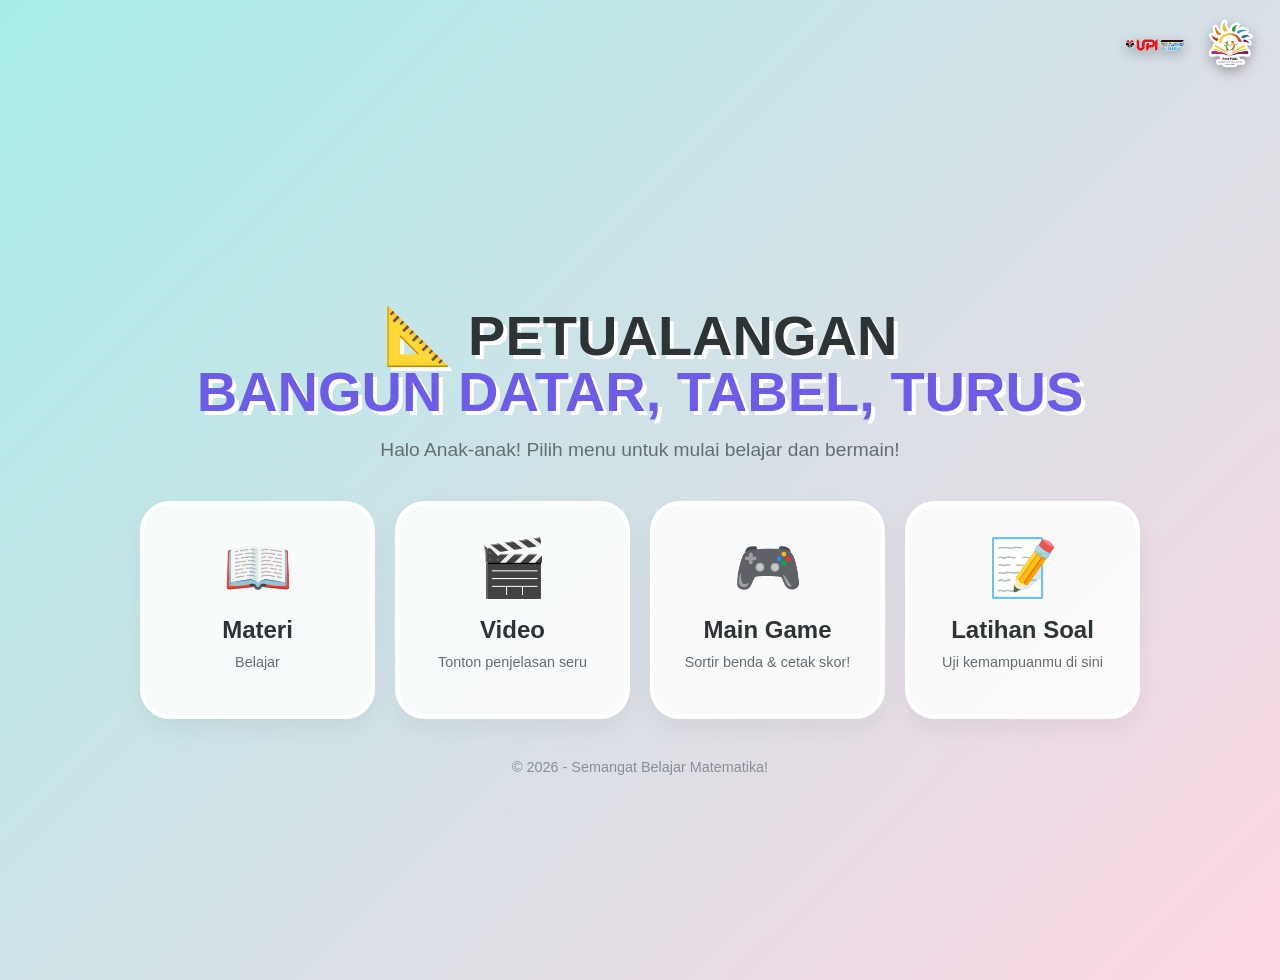
<file: index.html>
<!DOCTYPE html>
<html lang="id">
<head>
    <meta charset="UTF-8">
    <meta name="viewport" content="width=device-width, initial-scale=1.0">
    <title>Petualangan Matematika</title>
    <link rel="stylesheet" href="style.css">
</head>
<body>
    <div class="main-container">
        <header class="hero">
            <h1>📐 PETUALANGAN<br><span>BANGUN DATAR, TABEL, TURUS</span></h1>
            <p>Halo Anak-anak! Pilih menu untuk mulai belajar dan bermain!</p>
        </header>

        <div class="menu-grid">
            <!-- Tombol Materi -->
           <a href="materi/" class="menu-card materi">
                <div class="icon">📖</div>
                <h3>Materi</h3>
                <p>Belajar</p>
            </a>

            <!-- Tombol Video -->
            <a href="video/" class="menu-card video">
                <div class="icon">🎬</div>
                <h3>Video</h3>
                <p>Tonton penjelasan seru</p>
            </a>

            <!-- Tombol Game -->
            <a href="game/"class="menu-card game">
                <div class="icon">🎮</div>
                <h3>Main Game</h3>
                <p>Sortir benda & cetak skor!</p>
            </a>

            <!-- Tombol Soal -->
            <a href="soal/" class="menu-card soal">
                <div class="icon">📝</div>
                <h3>Latihan Soal</h3>
                <p>Uji kemampuanmu di sini</p>
            </a>
        </div>

        <footer>
            <p>© 2026 - Semangat Belajar Matematika!</p>
        </footer>
    </div>


<div class="header-logos" style="
    position: absolute; 
    top: 15px; 
    right: 20px; 
    display: flex; 
    gap: 15px; 
    z-index: 9999;
">
    <img src="upi.png" alt="Logo UPI" style="
        height: 60px; 
        width: auto; 
        filter: drop-shadow(0 4px 6px rgba(0,0,0,0.3));
    ">
    <img src="pgsd.png" alt="Logo PGSD" style="
        height: 60px; 
        width: auto; 
        filter: drop-shadow(0 4px 6px rgba(0,0,0,0.3));
    ">
</div>

<!-- Tambahkan CSS ini di bagian <style> agar teks H1 tidak tertimpa -->
<style>
    body {
        padding-top: 80px; /* Memberi ruang agar H1 tidak tertutup logo */
    }
    
    @media (max-width: 600px) {
        .header-logos img {
            height: 45px; /* Sedikit lebih kecil jika di layar HP */
        }
    }
</style>
</body>
</html>
</file>
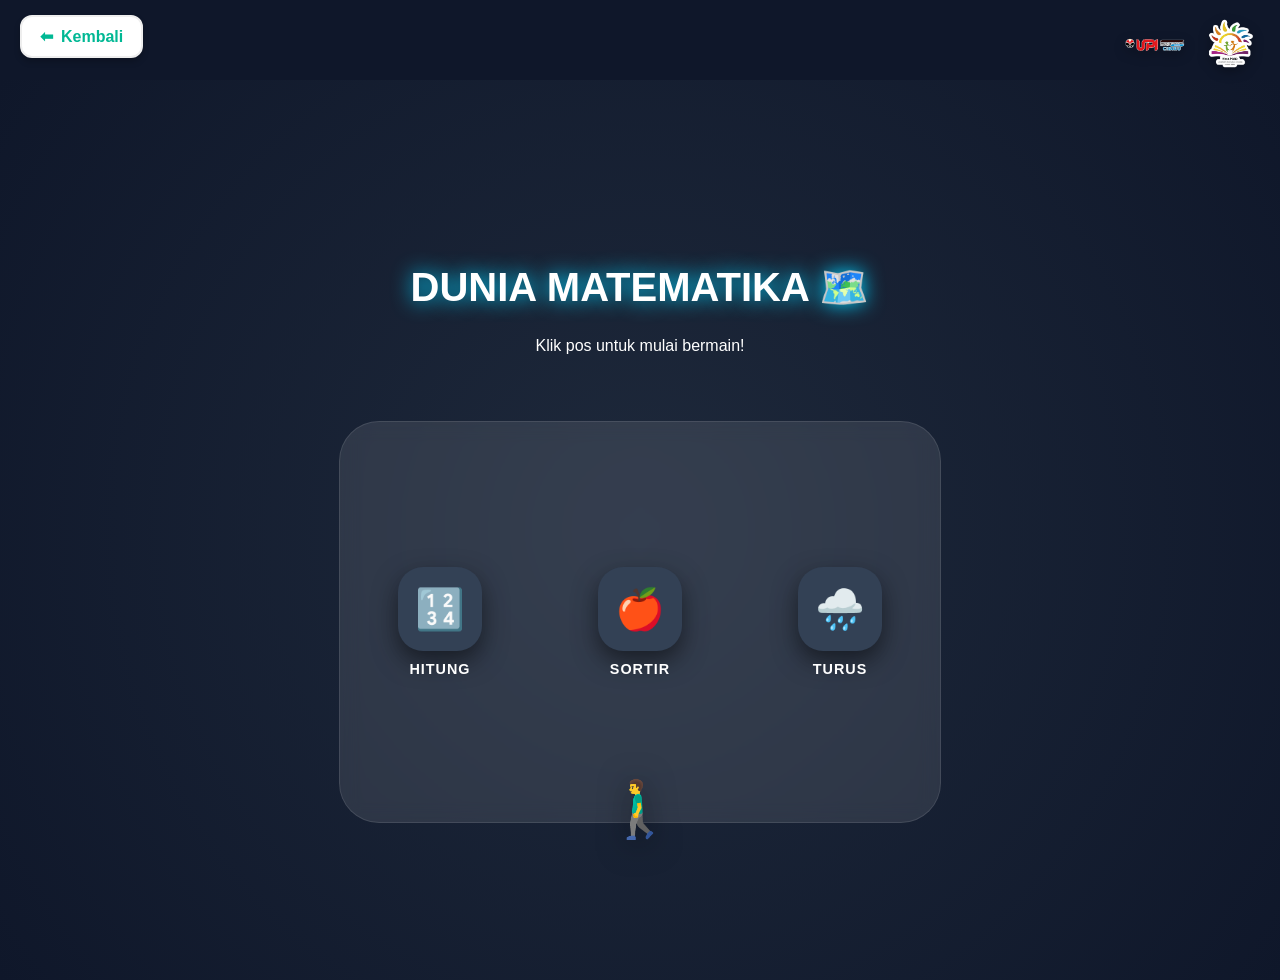
<file: game/index.html>
<!DOCTYPE html>
<html lang="id">
<head>
    <meta charset="UTF-8">
    <meta name="viewport" content="width=device-width, initial-scale=1.0">
    <title>Peta Petualangan Matematika</title>
    <link rel="stylesheet" href="game.css">
</head>
<body>
    <div id="map-world">
        <div class="map-header">
            <h1>DUNIA MATEMATIKA 🗺️</h1>
            <p>Klik pos untuk mulai bermain!</p>
        </div>

        <div class="map-stage">
            <!-- Game 1 -->
            <div class="pos-item" onclick="go('../game1/', this)">
                <div class="icon">🔢</div>
                <div class="label">HITUNG</div>
            </div>

            <!-- Game 2 -->
            <div class="pos-item" onclick="go('../game2/', this)">
                <div class="icon">🍎</div>
                <div class="label">SORTIR</div>
            </div>

            <!-- Game 3 -->
           <div class="pos-item" onclick="go('../game3/', this)">
                <div class="icon">🌧️</div>
                <div class="label">TURUS</div>
            </div>

            <!-- Karakter Player -->
            <div id="player">🚶‍♂️</div>
        </div>
    </div>
    <script src="game.js"></script>


<div class="header-logos" style="
    position: absolute; 
    top: 15px; 
    right: 20px; 
    display: flex; 
    gap: 15px; 
    z-index: 9999;
">
    <img src="upi.png" alt="Logo UPI" style="
        height: 60px; 
        width: auto; 
        filter: drop-shadow(0 4px 6px rgba(0,0,0,0.3));
    ">
    <img src="pgsd.png" alt="Logo PGSD" style="
        height: 60px; 
        width: auto; 
        filter: drop-shadow(0 4px 6px rgba(0,0,0,0.3));
    ">
</div>

<!-- Tambahkan CSS ini di bagian <style> agar teks H1 tidak tertimpa -->
<style>
    body {
        padding-top: 80px; /* Memberi ruang agar H1 tidak tertutup logo */
    }
    
    @media (max-width: 600px) {
        .header-logos img {
            height: 45px; /* Sedikit lebih kecil jika di layar HP */
        }
    }
</style>

<!-- Tombol Kembali Absolut di Kiri -->
<a href="../" class="btn-back" style="
    position: absolute; 
    top: 15px; 
    left: 20px; 
    z-index: 9999;
    text-decoration: none;
    background: white;
    color: #00b894;
    padding: 10px 18px;
    border-radius: 12px;
    font-weight: bold;
    display: flex;
    align-items: center;
    gap: 8px;
    box-shadow: 0 4px 6px rgba(0,0,0,0.2);
    transition: 0.3s;
    border: 2px solid #eee;
">
    <span>⬅</span> Kembali
</a>

<!-- Update Style dikit biar tombolnya responsif juga -->
<style>
    .btn-back:hover {
        background: #00b894;
        color: white;
        transform: scale(1.05);
        border-color: #00b894;
    }

    @media (max-width: 600px) {
        .btn-back {
            padding: 8px 12px;
            font-size: 0.8rem;
            top: 20px; /* Sesuaikan biar sejajar sama logo kecil di HP */
        }
    }
</style>

</body>
</html>
</file>
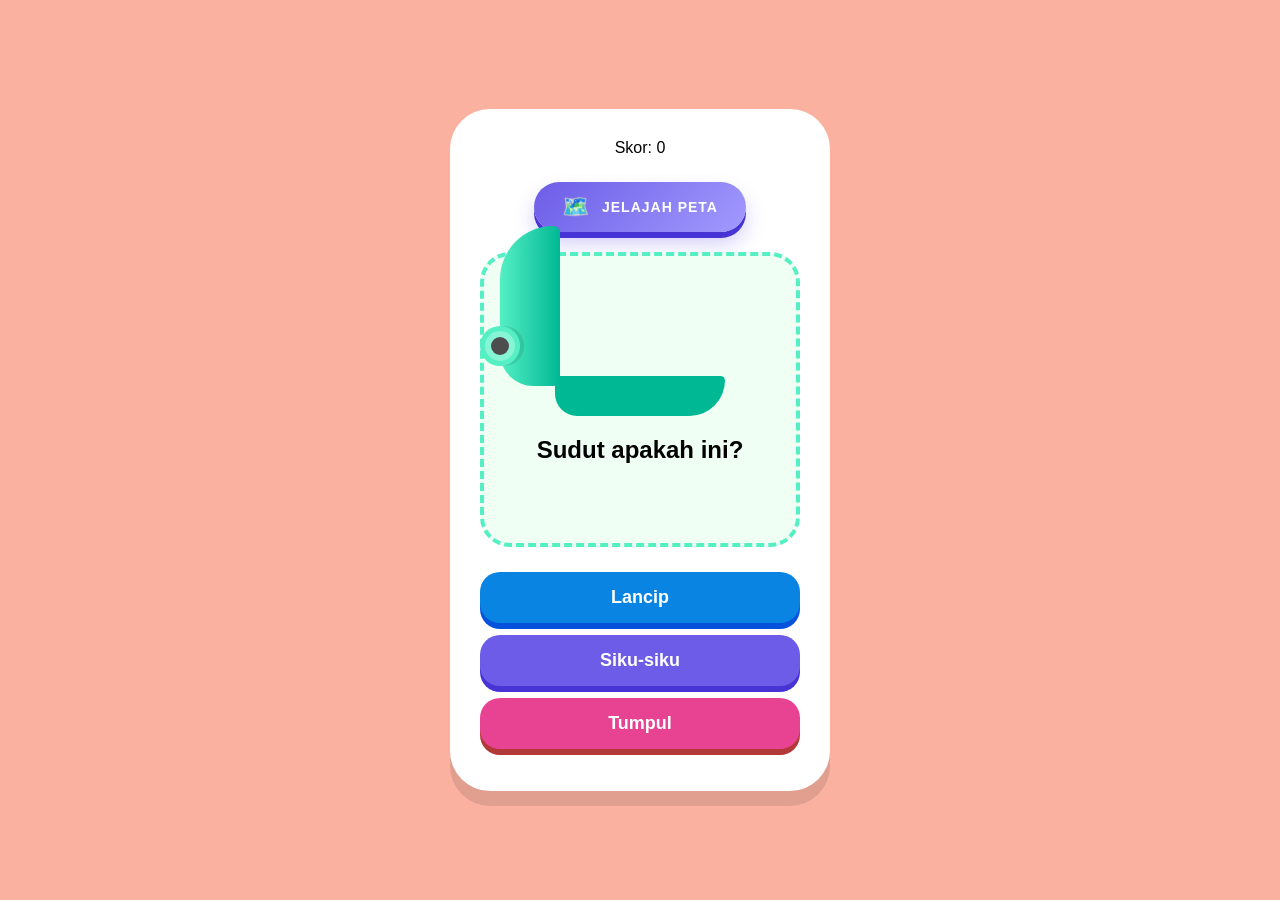
<file: game1/index.html>
<!DOCTYPE html>
<html lang="id">
<head>
    <meta charset="UTF-8">
    <meta name="viewport" content="width=device-width, initial-scale=1.0">
    <title>Tebak Mulut Boli</title>
    <link rel="stylesheet" href="game1.css?v=1.1">
</head>
<body>
    
    <div class="game-container">
        <header>
            <div class="score-board">Skor: <span id="skor">0</span></div>
            <div class="nav-footer">
    <button onclick="window.location.href='../game/'" class="btn-peta">
        <span class="icon-map">🗺️</span>
        JELAJAH PETA
    </button>
</div>

        </header>

        <!-- Area Visual Buaya -->
        <div class="stage">
           <div class="boli-wrapper">
             <div class="mulut-atas">
              <!-- Pindahin mata ke sini biar "nyerap" gerakan mulut -->
             <div class="mata"></div>
           </div>
          <div class="mulut-bawah"></div>
       </div>
            <h2 id="instruksi">Sudut apakah ini?</h2>
        </div>

        <!-- Tombol Jawaban -->
        <div class="answer-box">
            <button class="btn-ans" onclick="cekJawaban('lancip')">Lancip</button>
            <button class="btn-ans" onclick="cekJawaban('siku-siku')">Siku-siku</button>
            <button class="btn-ans" onclick="cekJawaban('tumpul')">Tumpul</button>
        </div>
    </div>
    
</body>

 <script src="game1.js"></script>
</html>
</file>
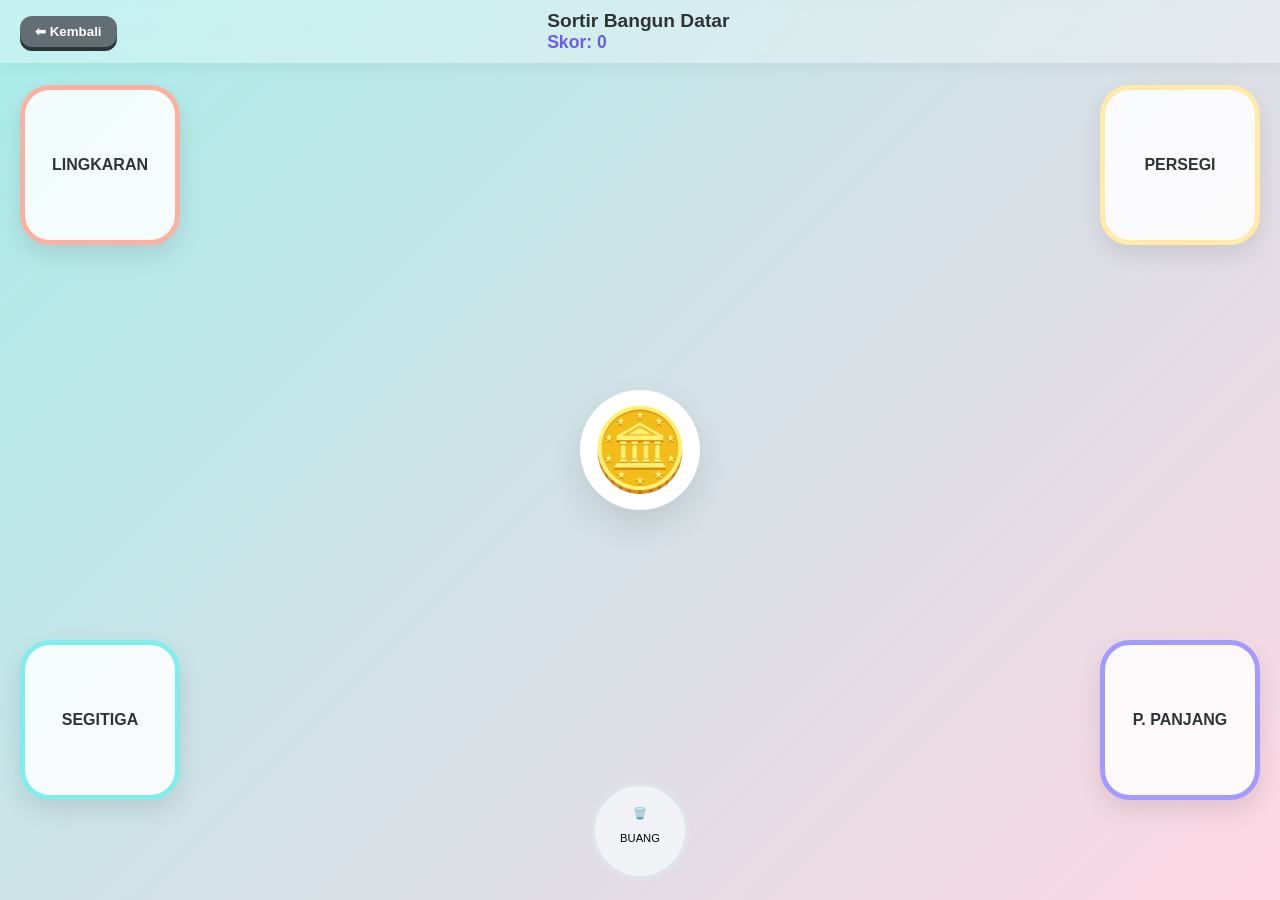
<file: game2/index.html>
<!DOCTYPE html>
<html lang="id">
<head>
    <meta charset="UTF-8">
    <meta name="viewport" content="width=device-width, initial-scale=1.0">
    <title>Game 2: Sortir Bangun Datar</title>
    <link rel="stylesheet" href="game2.css?v=1.1">
</head>
<body>

  <div id="game-screen">
    <!-- Header Terintegrasi (Tombol Kembali + Skor) -->
    <div class="top-nav">
        <button onclick="window.location.href='../game/'" class="btn-back-nav">⬅ Kembali</button>
        <div class="header-info">
            <h2>Sortir Bangun Datar</h2>
            <div id="score-board">Skor: <span id="score">0</span></div>
        </div>
        <div style="width: 100px;"></div> <!-- Penyeimbang agar judul tetap di tengah -->
    </div>

    <!-- Kotak Drop -->
    <div class="drop-zone top-left" data-shape="lingkaran">
        <span>LINGKARAN</span>
        <div class="shape-guide circle"></div>
    </div>
    <div class="drop-zone top-right" data-shape="persegi">
        <span>PERSEGI</span>
        <div class="shape-guide square"></div>
    </div>
    <div class="drop-zone bottom-left" data-shape="segitiga">
        <span>SEGITIGA</span>
        <div class="shape-guide triangle"></div>
    </div>
    <div class="drop-zone bottom-right" data-shape="persegi-panjang">
        <span>P. PANJANG</span>
        <div class="shape-guide rect"></div>
    </div>

    <!-- Area Muncul Benda -->
    <div id="item-spawner"></div>

    <!-- Tong Sampah -->
    <div id="trash-bin" data-shape="none">
        <span>🗑️</span>
        <p>BUANG</p>
    </div>
</div>

<!-- Celebration Tetap Sama -->
<div id="celebration" class="hidden">
    <div class="celeb-content">
        <h1>🎊 JUARA SORTIR! 🎊</h1>
        <p>Kamu hebat membedakan bentuk!</p>
        <button onclick="closeCeleb()" class="btn-main">MAIN LAGI!</button>
    </div>
</div>

    <script src="game2.js"></script>
</body>
</html>
</file>
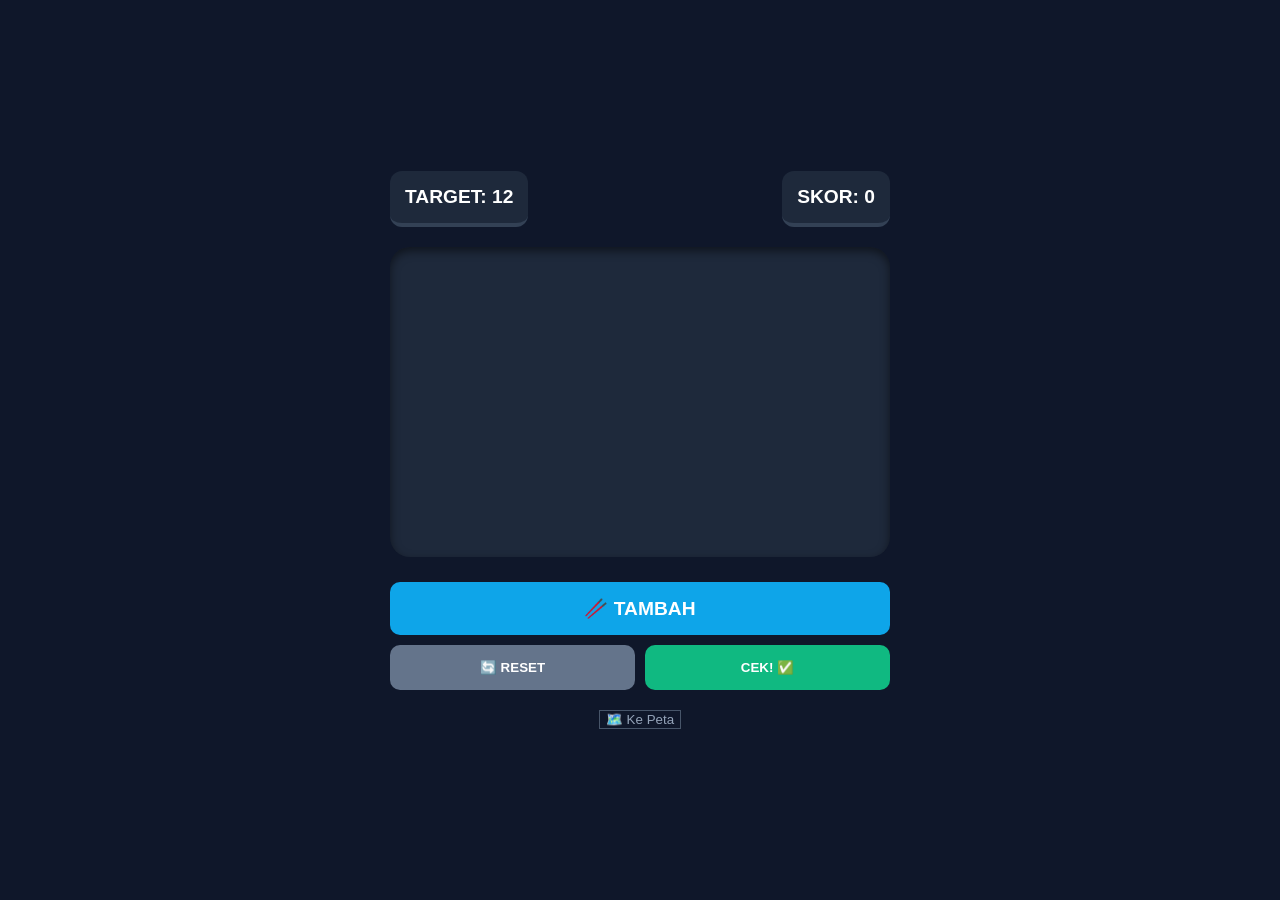
<file: game3/index.html>
<!DOCTYPE html>
<html lang="id">
<head>
    <meta charset="UTF-8">
    <meta name="viewport" content="width=device-width, initial-scale=1.0">
    <title>Game 3: Master Turus</title>
    <link rel="stylesheet" href="game3.css">
</head>
<body>
    <div id="game-wrapper">
        <div class="header">
            <div class="stat-card">TARGET: <span id="target-number">0</span></div>
            <div class="stat-card">SKOR: <span id="score">0</span></div>
        </div>

        <div class="board">
            <div id="turus-area"></div>
        </div>

        <div class="actions">
            <button id="btn-add" class="btn primary">🥢 TAMBAH</button>
            <button id="btn-clear" class="btn secondary">🔄 RESET</button>
            <button id="btn-submit" class="btn success">CEK! ✅</button>
        </div>

        <button onclick="window.location.href='../game/'" class="btn-peta">🗺️ Ke Peta</button>
    </div>

    <!-- Modal Heboh -->
    <div id="celebration" class="hidden">
        <div class="celeb-content">
            <h1>🎊 LUAR BIASA! 🎊</h1>
            <p>SKOR 100 TEMBUS! KAMU RAJA MATEMATIKA!</p>
            <button onclick="closeCeleb()" class="btn">GAS LAGI!</button>
        </div>
    </div>

    <script src="game3.js"></script>
</body>
</html>
</file>
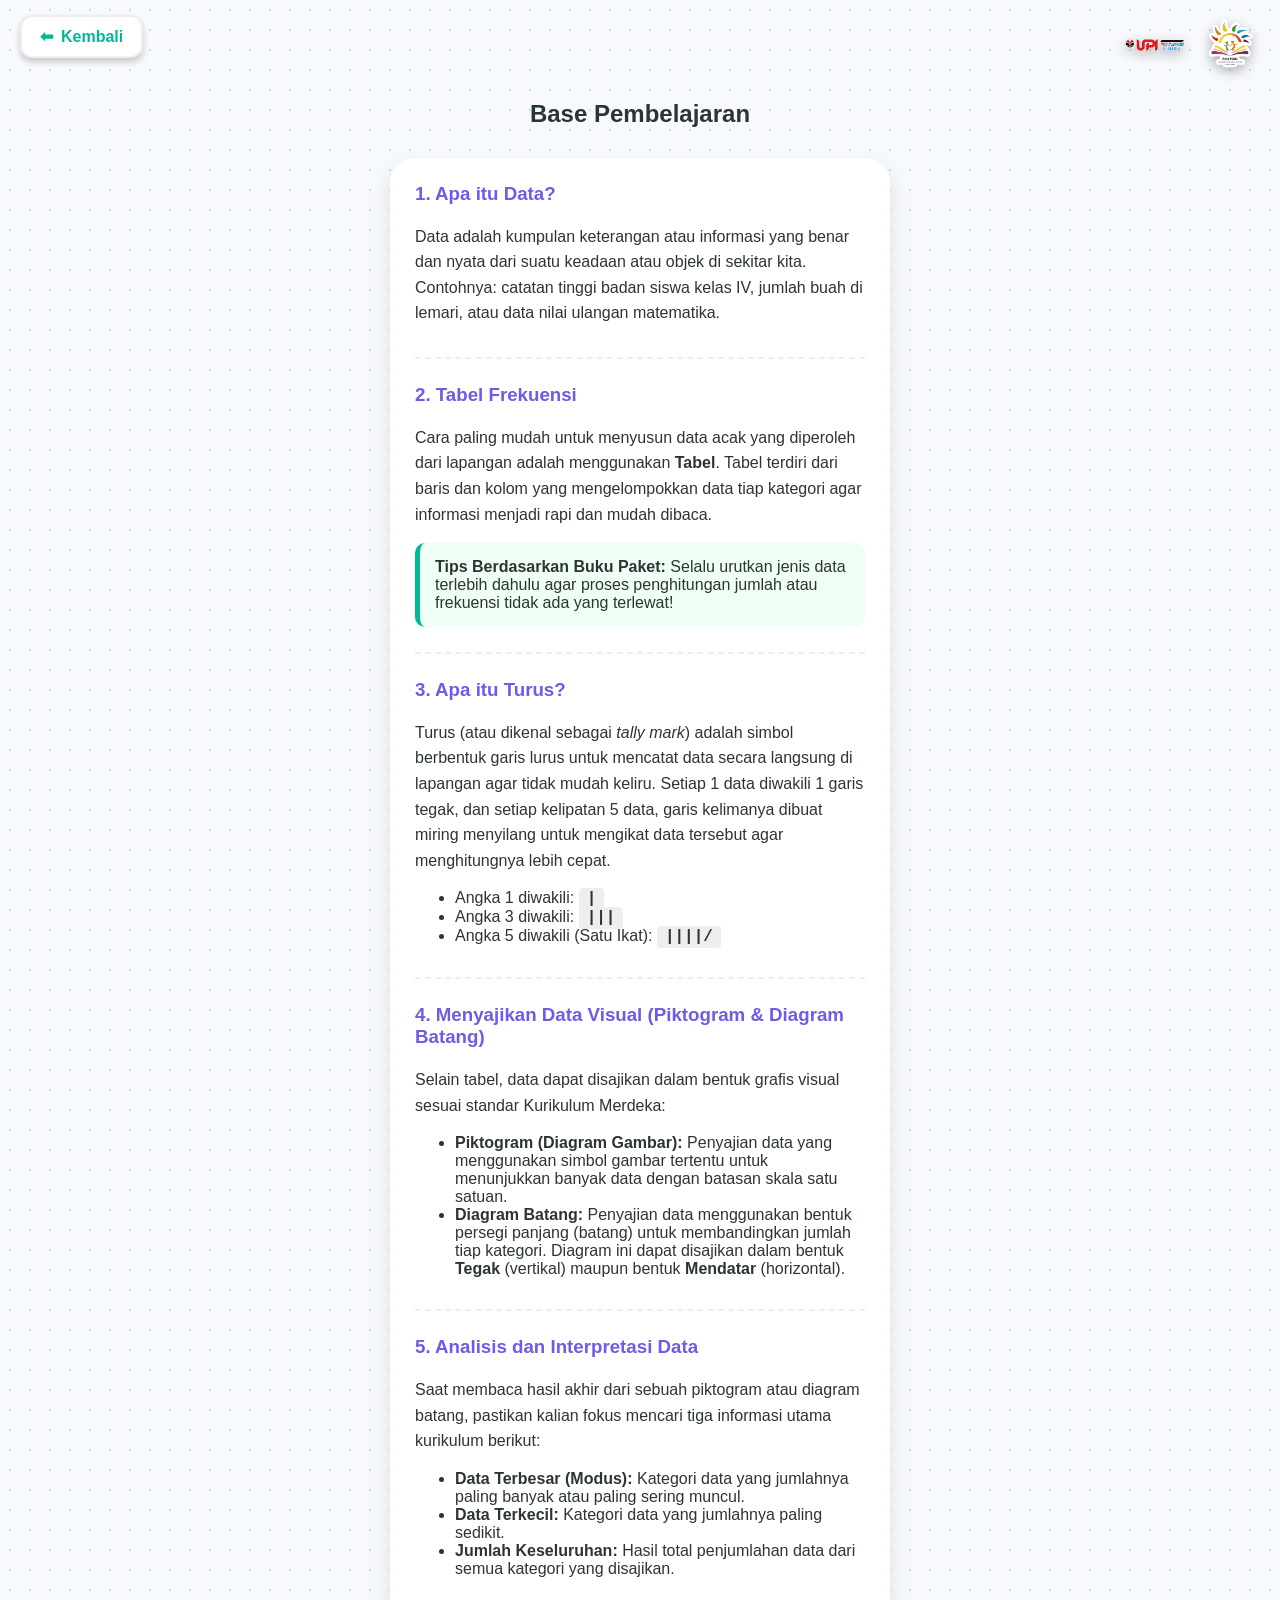
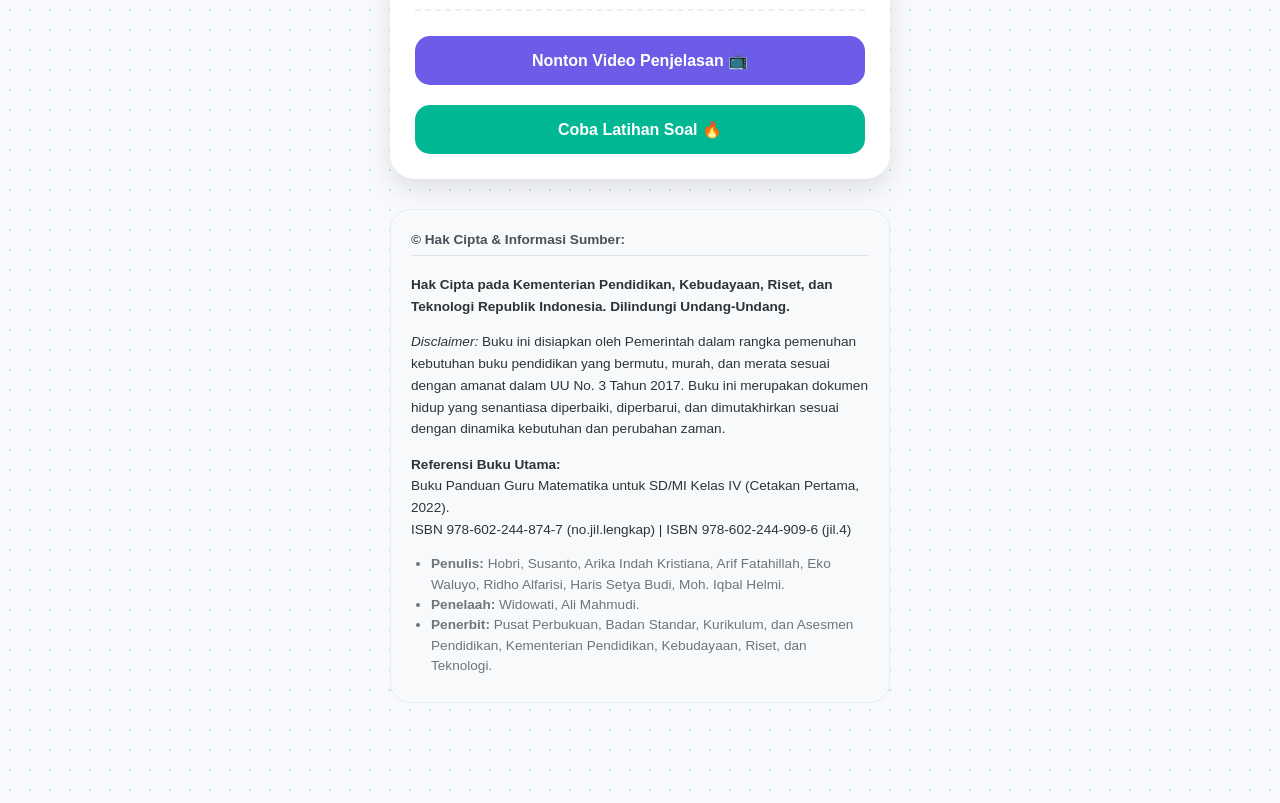
<file: materi/index.html>
<!DOCTYPE html>
<html lang="id">
<head>
    <meta charset="UTF-8">
    <meta name="viewport" content="width=device-width, initial-scale=1.0">
    <title>MathPlay - Materi Pengolahan Data</title>
    <link rel="stylesheet" href="soal.css?v=1.1">
    <style>
        body {
            padding-top: 80px; /* Memberi ruang agar header tidak tertutup logo */
            background-color: #f7f9fc;
            margin: 0;
            padding-bottom: 40px;
        }

        .materi-container {
            max-width: 600px;
            margin: 20px auto;
            background: white;
            padding: 25px;
            border-radius: 25px;
            box-shadow: 0 10px 25px rgba(0,0,0,0.1);
        }

        .materi-section {
            margin-bottom: 25px;
            border-bottom: 2px dashed #eee;
            padding-bottom: 15px;
        }

        .materi-section:last-child { border: none; }

        .highlight-box {
            background: #f0fff4;
            border-left: 5px solid var(--primary, #00b894);
            padding: 15px;
            border-radius: 10px;
            margin: 10px 0;
        }

        .turus-example {
            font-family: 'Courier New', Courier, monospace;
            font-weight: bold;
            background: #eee;
            padding: 2px 8px;
            border-radius: 4px;
        }

        h3 { color: var(--secondary, #6c5ce7); margin-top: 0; }
        p { line-height: 1.6; color: var(--text-dark, #2d3436); }
        
        .btn-action {
            display: block;
            text-align: center;
            background: var(--primary, #00b894);
            color: white;
            text-decoration: none;
            padding: 15px;
            border-radius: 15px;
            font-weight: bold;
            margin-top: 20px;
            transition: 0.3s;
        }

        .btn-back:hover {
            background: #00b894;
            color: white;
            transform: scale(1.05);
            border-color: #00b894;
        }

        /* Footer Kredensial Buku & Hak Cipta */
        .book-credits-footer {
            max-width: 600px;
            margin: 30px auto 10px auto;
            padding: 20px;
            background: #f8f9fa;
            border: 1px solid #e9ecef;
            border-radius: 20px;
            font-size: 0.85rem;
            color: #6c757d;
            line-height: 1.5;
        }
        
        .book-credits-footer h4 {
            margin-top: 0;
            color: #495057;
            border-bottom: 1px solid #dee2e6;
            padding-bottom: 5px;
        }

        .book-credits-footer ul {
            padding-left: 20px;
            margin: 5px 0;
        }

        @media (max-width: 600px) {
            .header-logos img {
                height: 45px; /* Sedikit lebih kecil jika di layar HP */
            }
            .btn-back {
                padding: 8px 12px;
                font-size: 0.8rem;
                top: 20px; /* Sesuaikan biar sejajar sama logo kecil di HP */
            }
        }
    </style>
</head>
<body>

<!-- Tombol Kembali Absolut di Kiri -->
<a href="../" class="btn-back" style="
    position: absolute; 
    top: 15px; 
    left: 20px; 
    z-index: 9999;
    text-decoration: none;
    background: white;
    color: #00b894;
    padding: 10px 18px;
    border-radius: 12px;
    font-weight: bold;
    display: flex;
    align-items: center;
    gap: 8px;
    box-shadow: 0 4px 6px rgba(0,0,0,0.2);
    transition: 0.3s;
    border: 2px solid #eee;
">
    <span>⬅</span> Kembali
</a>

<!-- Logo Instansi di Kanan -->
<div class="header-logos" style="
    position: absolute; 
    top: 15px; 
    right: 20px; 
    display: flex; 
    gap: 15px; 
    z-index: 9999;
">
    <img src="upi.png" alt="Logo UPI" style="
        height: 60px; 
        width: auto; 
        filter: drop-shadow(0 4px 6px rgba(0,0,0,0.3));
    ">
    <img src="pgsd.png" alt="Logo PGSD" style="
        height: 60px; 
        width: auto; 
        filter: drop-shadow(0 4px 6px rgba(0,0,0,0.3));
    ">
</div>

<div class="app-container">
    <header>
        <h2 id="judul-halaman" style="text-align: center; margin-bottom: 30px;">Base Pembelajaran</h2>
    </header>

    <div class="materi-container">
        <div class="materi-section">
            <h3>1. Apa itu Data?</h3>
            <p>Data adalah kumpulan keterangan atau informasi yang benar dan nyata dari suatu keadaan atau objek di sekitar kita. Contohnya: catatan tinggi badan siswa kelas IV, jumlah buah di lemari, atau data nilai ulangan matematika.</p>
        </div>

        <div class="materi-section">
            <h3>2. Tabel Frekuensi</h3>
            <p>Cara paling mudah untuk menyusun data acak yang diperoleh dari lapangan adalah menggunakan <strong>Tabel</strong>. Tabel terdiri dari baris dan kolom yang mengelompokkan data tiap kategori agar informasi menjadi rapi dan mudah dibaca.</p>
            <div class="highlight-box">
                <strong>Tips Berdasarkan Buku Paket:</strong> Selalu urutkan jenis data terlebih dahulu agar proses penghitungan jumlah atau frekuensi tidak ada yang terlewat!
            </div>
        </div>

        <div class="materi-section">
            <h3>3. Apa itu Turus?</h3>
            <p>Turus (atau dikenal sebagai <em>tally mark</em>) adalah simbol berbentuk garis lurus untuk mencatat data secara langsung di lapangan agar tidak mudah keliru. Setiap 1 data diwakili 1 garis tegak, dan setiap kelipatan 5 data, garis kelimanya dibuat miring menyilang untuk mengikat data tersebut agar menghitungnya lebih cepat.</p>
            <ul>
                <li>Angka 1 diwakili: <span class="turus-example">|</span></li>
                <li>Angka 3 diwakili: <span class="turus-example">|||</span></li>
                <li>Angka 5 diwakili (Satu Ikat): <span class="turus-example">||||/</span></li>
            </ul>
        </div>

        <div class="materi-section">
            <h3>4. Menyajikan Data Visual (Piktogram & Diagram Batang)</h3>
            <p>Selain tabel, data dapat disajikan dalam bentuk grafis visual sesuai standar Kurikulum Merdeka:</p>
            <ul>
                <li><strong>Piktogram (Diagram Gambar):</strong> Penyajian data yang menggunakan simbol gambar tertentu untuk menunjukkan banyak data dengan batasan skala satu satuan.</li>
                <li><strong>Diagram Batang:</strong> Penyajian data menggunakan bentuk persegi panjang (batang) untuk membandingkan jumlah tiap kategori. Diagram ini dapat disajikan dalam bentuk <strong>Tegak</strong> (vertikal) maupun bentuk <strong>Mendatar</strong> (horizontal).</li>
            </ul>
        </div>

        <div class="materi-section">
            <h3>5. Analisis dan Interpretasi Data</h3>
            <p>Saat membaca hasil akhir dari sebuah piktogram atau diagram batang, pastikan kalian fokus mencari tiga informasi utama kurikulum berikut:</p>
            <ul>
                <li><strong>Data Terbesar (Modus):</strong> Kategori data yang jumlahnya paling banyak atau paling sering muncul.</li>
                <li><strong>Data Terkecil:</strong> Kategori data yang jumlahnya paling sedikit.</li>
                <li><strong>Jumlah Keseluruhan:</strong> Hasil total penjumlahan data dari semua kategori yang disajikan.</li>
            </ul>
        </div>

        <a href="../video/" class="btn-action" style="background: var(--secondary, #6c5ce7);">Nonton Video Penjelasan 📺</a>
        <a href="../soal/" class="btn-action">Coba Latihan Soal 🔥</a>
    </div>

    <!-- Bagian Hak Cipta & Informasi Buku Paket Resmi Resmi Masuk Sini -->
    <footer class="book-credits-footer">
        <h4>© Hak Cipta & Informasi Sumber:</h4>
        <p><strong>Hak Cipta pada Kementerian Pendidikan, Kebudayaan, Riset, dan Teknologi Republik Indonesia. Dilindungi Undang-Undang.</strong></p>
        
        <p><em>Disclaimer:</em> Buku ini disiapkan oleh Pemerintah dalam rangka pemenuhan kebutuhan buku pendidikan yang bermutu, murah, dan merata sesuai dengan amanat dalam UU No. 3 Tahun 2017. Buku ini merupakan dokumen hidup yang senantiasa diperbaiki, diperbarui, dan dimutakhirkan sesuai dengan dinamika kebutuhan dan perubahan zaman.</p>
        
        <p><strong>Referensi Buku Utama:</strong><br>
        Buku Panduan Guru Matematika untuk SD/MI Kelas IV (Cetakan Pertama, 2022).<br>
        ISBN 978-602-244-874-7 (no.jil.lengkap) | ISBN 978-602-244-909-6 (jil.4)</p>
        
        <ul>
            <li><strong>Penulis:</strong> Hobri, Susanto, Arika Indah Kristiana, Arif Fatahillah, Eko Waluyo, Ridho Alfarisi, Haris Setya Budi, Moh. Iqbal Helmi.</li>
            <li><strong>Penelaah:</strong> Widowati, Ali Mahmudi.</li>
            <li><strong>Penerbit:</strong> Pusat Perbukuan, Badan Standar, Kurikulum, dan Asesmen Pendidikan, Kementerian Pendidikan, Kebudayaan, Riset, dan Teknologi.</li>
        </ul>
    </footer>
</div>

</body>
</html>
</file>
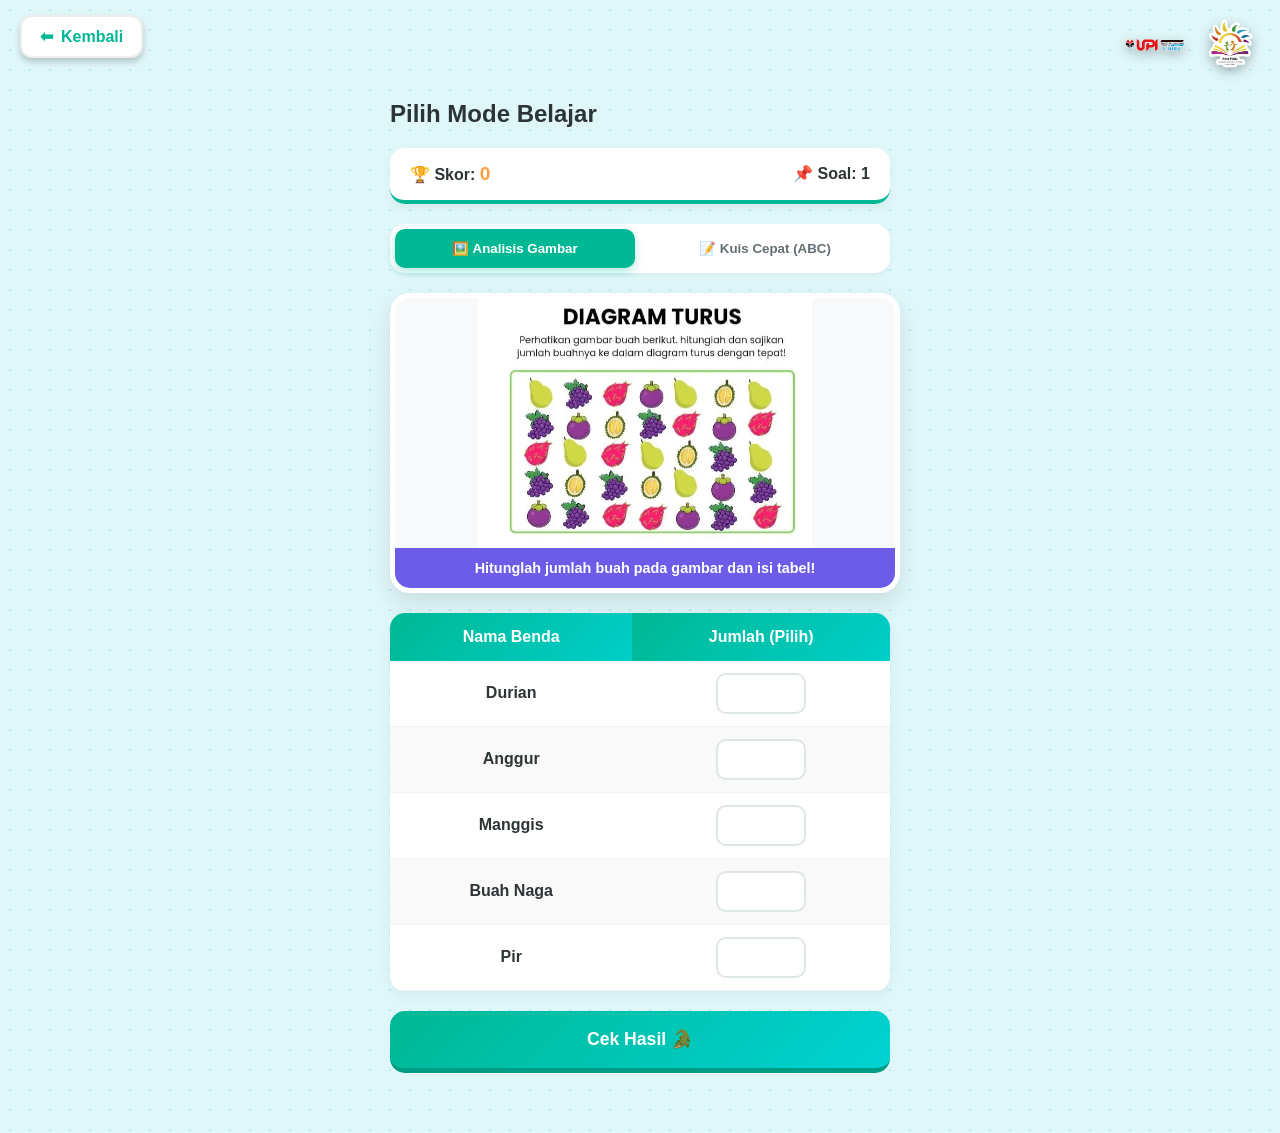
<file: soal/index.html>
<!DOCTYPE html>
<html lang="id">
<head>
    <meta charset="UTF-8">
    <meta name="viewport" content="width=device-width, initial-scale=1.0">
    <title>MathPlay - Mode Belajar</title>
    <link rel="stylesheet" href="soal.css?v=1.1">
</head>
<body>

<div class="app-container">
    <header>
        <h2 id="judul-halaman">Pilih Mode Belajar</h2>
        <div class="quiz-header">
    <span>🏆 Skor: <span id="skor-display">0</span></span>
    <span>📌 Soal: <span id="soal-ke">1</span>
</div>

    </header>

    <!-- Sub-Menu (Tab) -->
    <nav class="sub-menu">
        <button id="btn-tab-gambar" class="tab-btn active" onclick="switchTab('mode-gambar')">🖼️ Analisis Gambar</button>
        <button id="btn-tab-teks" class="tab-btn" onclick="switchTab('mode-teks')">📝 Kuis Cepat (ABC)</button>
    </nav>

    <!-- 🖼️ Konten 1: Mode Analisis Gambar (Pake Tabel) -->
    <section id="mode-gambar" class="tab-content">
        <div class="game-analisis">
            <div class="display-soal-gambar">
                <!-- Gambar bakal muncul di sini lewat JS -->
                <img id="gambar-materi" src="" alt="Materi Soal">
                <p id="instruksi-gambar">Hitunglah data pada gambar dan isi tabel!</p>
            </div>

            <div class="tabel-jawaban-container">
                <table class="tabel-interaktif">
                    <thead>
                        <tr>
                            <th>Nama Benda</th>
                            <th>Jumlah (Pilih)</th>
                        </tr>
                    </thead>
                    <tbody id="isi-tabel-kuis">
                        <!-- Baris tabel di-generate JS -->
                    </tbody>
                </table>
                <button id="btn-cek-tabel" onclick="cekJawabanTabel()">Cek Hasil 🐊</button>
            </div>
        </div>
    </section>

    <!-- 📝 Konten 2: Soal Teks ABC -->
    <section id="mode-teks" class="tab-content hidden">
        <div id="display-kuis">
            <!-- Inject dari JS (Header Skor & Card Soal) -->
        </div>
    </section>
</div>

<!-- Script JS di paling bawah -->
<script src="soal.js?v=1.1"></script>


<div class="header-logos" style="
    position: absolute; 
    top: 15px; 
    right: 20px; 
    display: flex; 
    gap: 15px; 
    z-index: 9999;
">
    <img src="upi.png" alt="Logo UPI" style="
        height: 60px; 
        width: auto; 
        filter: drop-shadow(0 4px 6px rgba(0,0,0,0.3));
    ">
    <img src="pgsd.png" alt="Logo PGSD" style="
        height: 60px; 
        width: auto; 
        filter: drop-shadow(0 4px 6px rgba(0,0,0,0.3));
    ">
</div>

<!-- Tambahkan CSS ini di bagian <style> agar teks H1 tidak tertimpa -->
<style>
    body {
        padding-top: 80px; /* Memberi ruang agar H1 tidak tertutup logo */
    }
    
    @media (max-width: 600px) {
        .header-logos img {
            height: 45px; /* Sedikit lebih kecil jika di layar HP */
        }
    }
</style>

<!-- Tombol Kembali Absolut di Kiri -->
<a href="../" class="btn-back" style="
    position: absolute; 
    top: 15px; 
    left: 20px; 
    z-index: 9999;
    text-decoration: none;
    background: white;
    color: #00b894;
    padding: 10px 18px;
    border-radius: 12px;
    font-weight: bold;
    display: flex;
    align-items: center;
    gap: 8px;
    box-shadow: 0 4px 6px rgba(0,0,0,0.2);
    transition: 0.3s;
    border: 2px solid #eee;
">
    <span>⬅</span> Kembali
</a>

<!-- Update Style dikit biar tombolnya responsif juga -->
<style>
    .btn-back:hover {
        background: #00b894;
        color: white;
        transform: scale(1.05);
        border-color: #00b894;
    }

    @media (max-width: 600px) {
        .btn-back {
            padding: 8px 12px;
            font-size: 0.8rem;
            top: 20px; /* Sesuaikan biar sejajar sama logo kecil di HP */
        }
    }
</style>

</body>
</html>
</file>
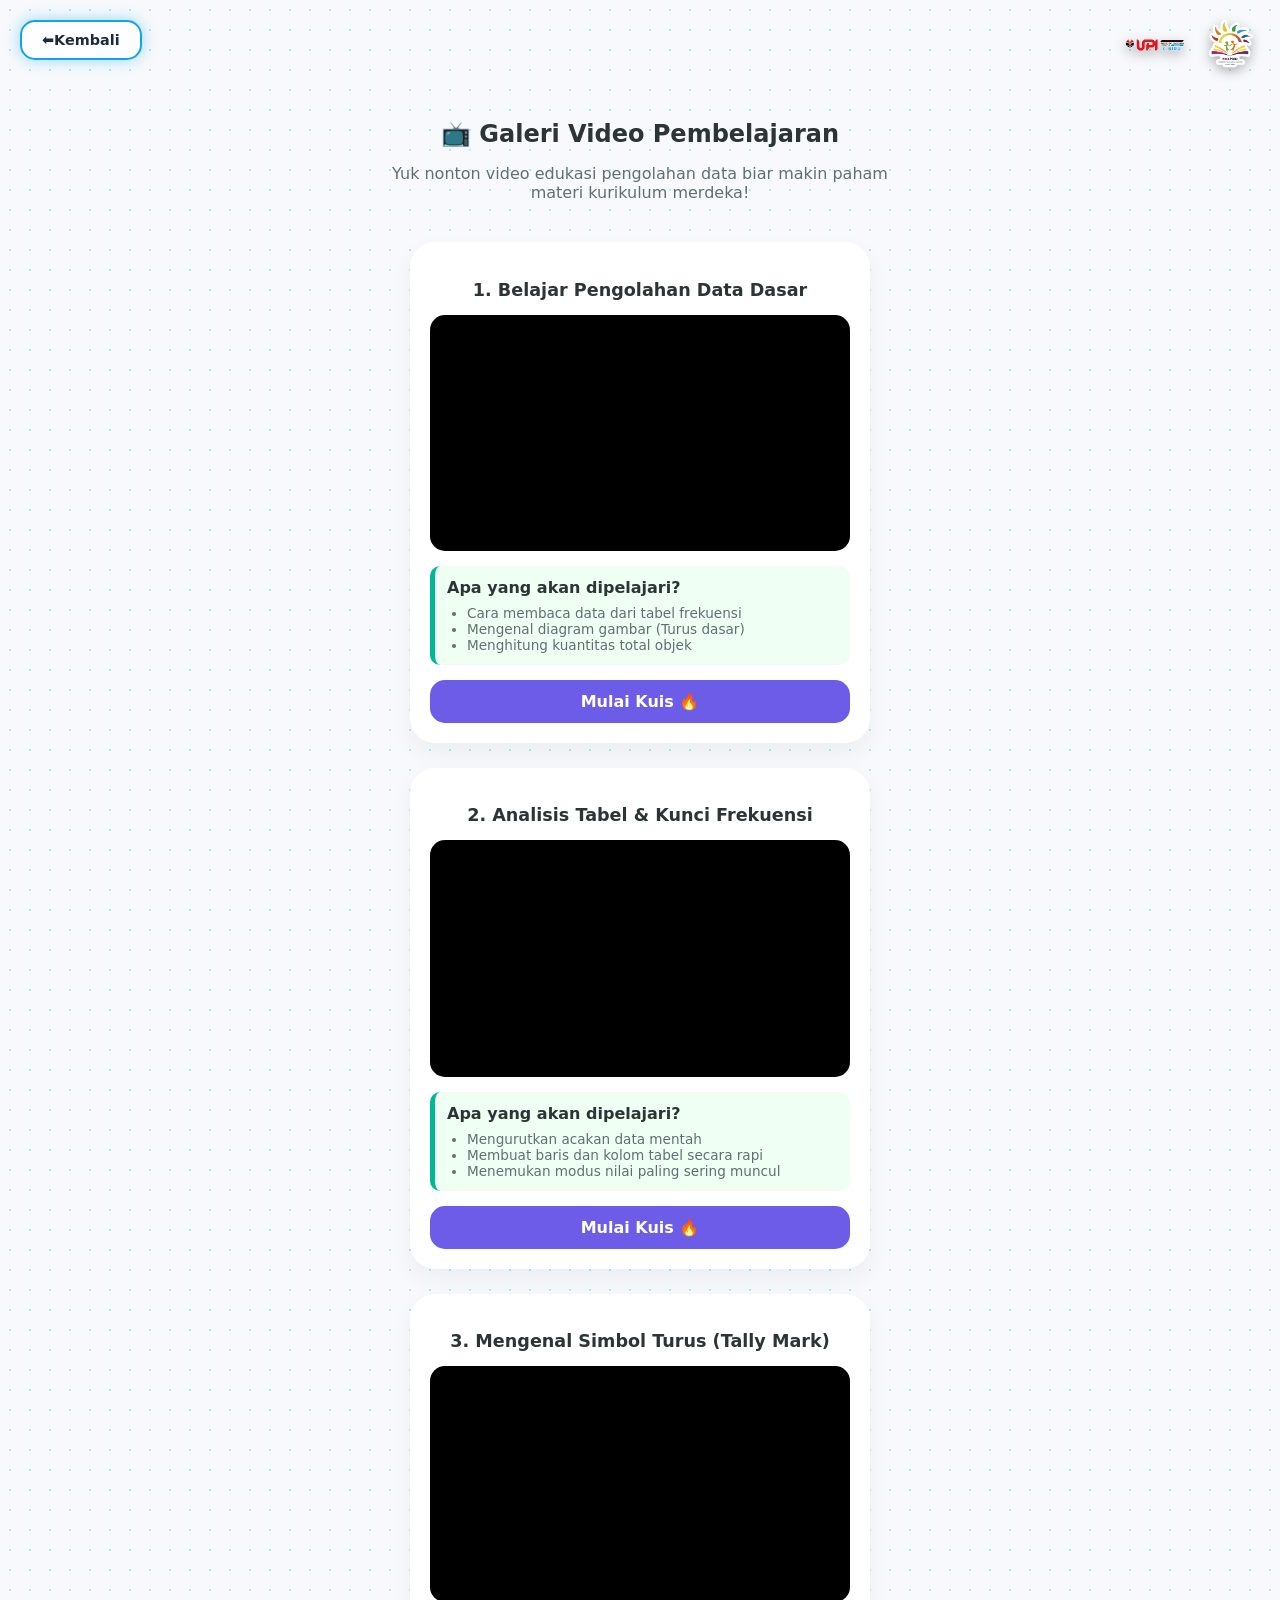
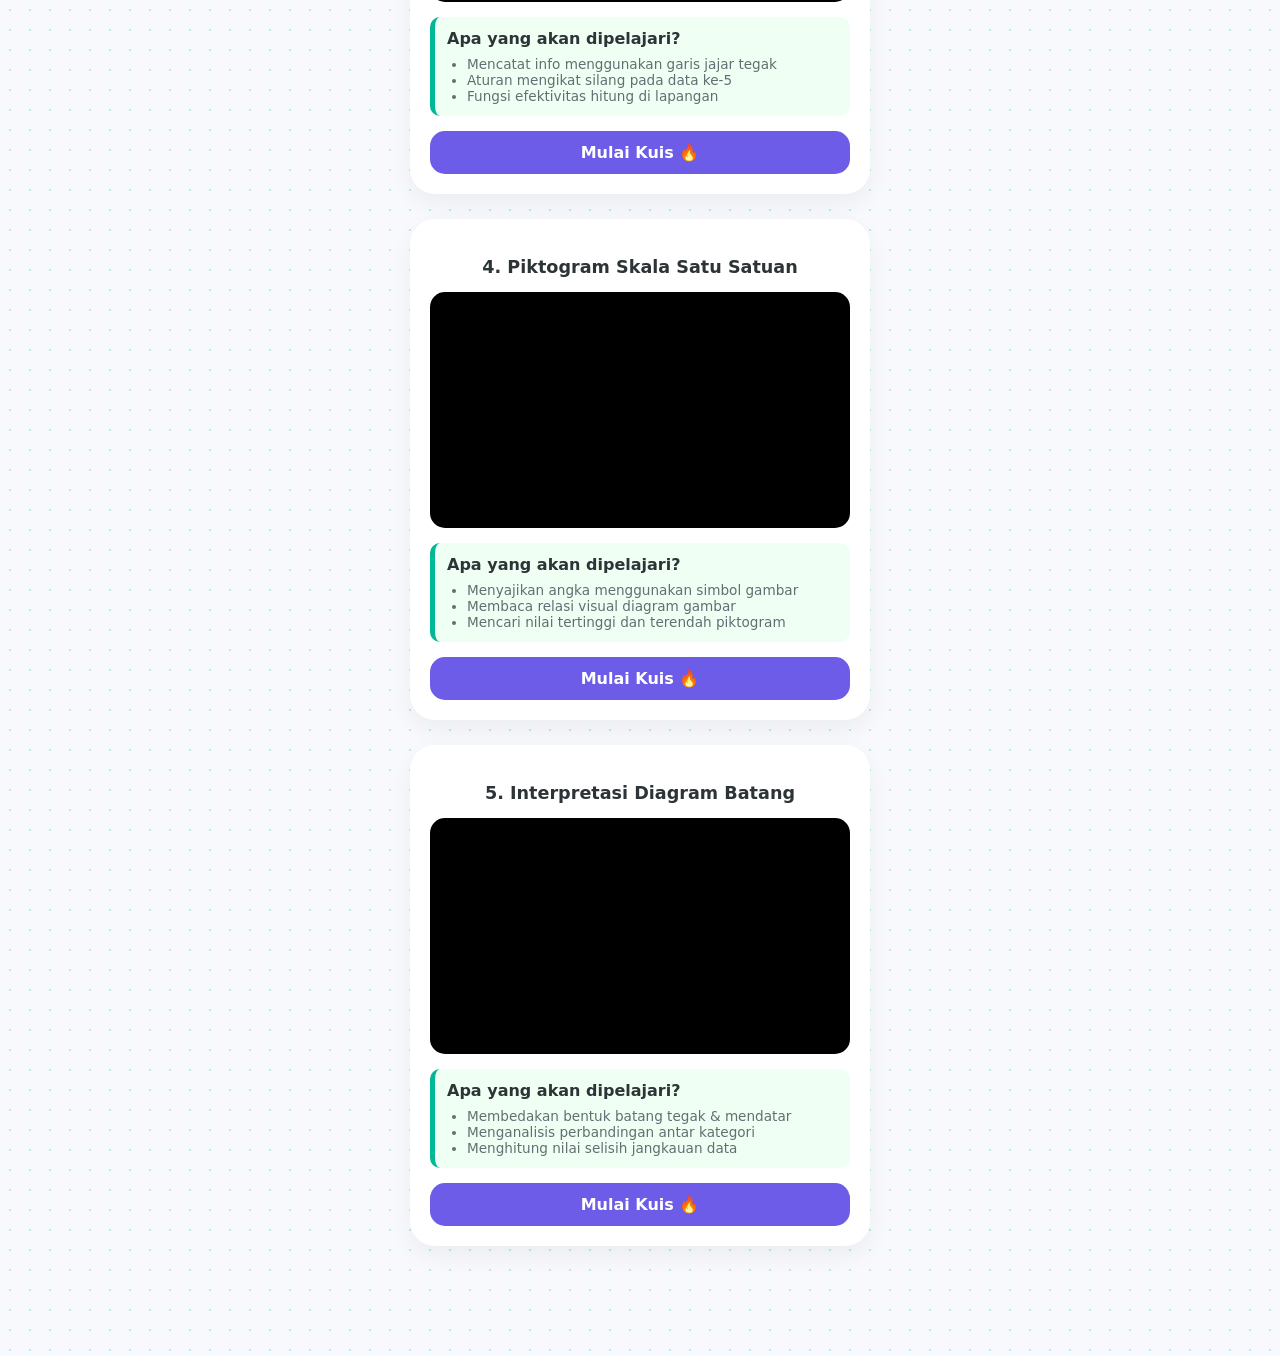
<file: video/index.html>
<!DOCTYPE html>
<html lang="id">
<head>
    <meta charset="UTF-8">
    <meta name="viewport" content="width=device-width, initial-scale=1.0">
    <title>MathPlay - Video Belajar</title>
    <link rel="stylesheet" href="soal.css?v=1.1">
    <style>
        body {
            padding-top: 100px; /* Ruang agar header tidak tertutup logo absolut */
            background-color: #f7f9fc;
            margin: 0;
            padding-bottom: 40px;
            font-family: system-ui, -apple-system, sans-serif;
        }

        /* Area utama penampung barisan video */
        .video-grid-container {
            display: grid;
            grid-template-columns: repeat(auto-fit, minmax(350px, 1fr));
            gap: 25px;
            max-width: 1200px; /* Lebar maksimal di laptop biar gak terlalu melar */
            margin: 20px auto;
            padding: 0 20px;
        }

        .video-container {
            background: white;
            padding: 20px;
            border-radius: 25px;
            box-shadow: 0 10px 25px rgba(0,0,0,0.05);
            text-align: center;
            display: flex;
            flex-direction: column;
            justify-content: space-between;
        }

        .iframe-wrapper {
            position: relative;
            padding-bottom: 56.25%; /* Rasio 16:9 ideal untuk video player */
            height: 0;
            overflow: hidden;
            border-radius: 15px;
            background: #000;
        }

        .iframe-wrapper iframe {
            position: absolute;
            top: 0;
            left: 0;
            width: 100%;
            height: 100%;
            border: none;
        }

        .video-desc {
            margin-top: 15px;
            padding: 12px;
            background: #f0fff4;
            border-left: 5px solid var(--primary, #00b894);
            border-radius: 10px;
            text-align: left;
            flex-grow: 1; /* Biar tinggi kotak deskripsi seragam */
        }

        .video-desc p {
            margin: 0 0 8px 0;
        }

        .btn-mulai-kuis {
            display: inline-block;
            margin-top: 15px;
            padding: 12px 25px;
            background: var(--secondary, #6c5ce7);
            color: white;
            text-decoration: none;
            border-radius: 15px;
            font-weight: bold;
            transition: 0.3s;
        }

        .btn-mulai-kuis:hover {
            transform: translateY(-3px);
            box-shadow: 0 5px 15px rgba(108, 92, 231, 0.4);
        }

        /* Tombol Kembali Absolut di Kiri */
        .btn-back {
            position: absolute;
            left: 20px;
            top: 20px;
            text-decoration: none;
            color: #1e293b; 
            font-weight: bold;
            font-size: 0.9rem;
            background: rgba(255, 255, 255, 0.8); 
            padding: 10px 20px;
            border-radius: 15px;
            backdrop-filter: blur(10px);
            border: 2px solid #0ea5e9;
            box-shadow: 0 0 15px rgba(14, 165, 233, 0.4);
            transition: 0.3s;
            z-index: 100;
            display: flex;
            align-items: center;
            justify-content: center;
        }

        .btn-back:hover {
            background: #0ea5e9; 
            color: white; 
            transform: scale(1.05);
            box-shadow: 0 0 25px #0ea5e9; 
        }

        /* Media query optimasi layar HP */
        @media (max-width: 600px) {
            body {
                padding-top: 150px; /* Ruang lebih longgar di HP karena logo/tombol numpuk */
            }
            .header-logos img {
                height: 45px; 
            }
            .btn-back {
                padding: 8px 12px;
                font-size: 0.8rem;
                top: 20px; 
            }
            .video-grid-container {
                grid-template-columns: 1fr; /* Paksa satu kolom penuh di layar sempit */
                gap: 20px;
            }
        }
    </style>
</head>
<body>

<!-- Tombol Kembali Absolut di Kiri -->
<a href="../" class="btn-back">
    <span>⬅</span> Kembali
</a>

<!-- Logo Instansi di Kanan -->
<div class="header-logos" style="position: absolute; top: 15px; right: 20px; display: flex; gap: 15px; z-index: 9999;">
    <img src="upi.png" alt="Logo UPI" style="height: 60px; width: auto; filter: drop-shadow(0 4px 6px rgba(0,0,0,0.3));">
    <img src="pgsd.png" alt="Logo PGSD" style="height: 60px; width: auto; filter: drop-shadow(0 4px 6px rgba(0,0,0,0.3));">
</div>

<div class="app-container">
    <header>
        <h2 id="judul-halaman" style="text-align: center; margin-bottom: 10px;">📺 Galeri Video Pembelajaran</h2>
        <p style="text-align: center; color: #636e72; margin-bottom: 40px;">Yuk nonton video edukasi pengolahan data biar makin paham materi kurikulum merdeka!</p>
    </header>

    <!-- Grid Pembungkus Utama (Responsive Layout) -->
    <div class="video-grid-container">

        <!-- VIDEO 1 (Asli) -->
        <div class="video-container">
            <h3 style="color: #2d3436; margin-bottom: 15px; font-size: 1.1rem;">1. Belajar Pengolahan Data Dasar</h3>
            <div class="iframe-wrapper">
                <iframe src="https://www.youtube.com/embed/fkLoddIt60Y" 
                        title="Video Pembelajaran Matematika SD 1" 
                        allow="accelerometer; autoplay; clipboard-write; encrypted-media; gyroscope; picture-in-picture" 
                        allowfullscreen>
                </iframe>
            </div>
            <div class="video-desc">
                <p><strong>Apa yang akan dipelajari?</strong></p>
                <ul style="font-size: 0.85rem; color: #636e72; padding-left: 20px; margin: 0;">
                    <li>Cara membaca data dari tabel frekuensi</li>
                    <li>Mengenal diagram gambar (Turus dasar)</li>
                    <li>Menghitung kuantitas total objek</li>
                </ul>
            </div>
            <a href="../soal/" class="btn-mulai-kuis">Mulai Kuis 🔥</a>
        </div>

        <!-- VIDEO 2 -->
        <div class="video-container">
            <h3 style="color: #2d3436; margin-bottom: 15px; font-size: 1.1rem;">2. Analisis Tabel & Kunci Frekuensi</h3>
            <div class="iframe-wrapper">
                <iframe src="https://www.youtube.com/embed/goFdrN-L8cg" 
                        title="Video Pembelajaran Matematika SD 2" 
                        allow="accelerometer; autoplay; clipboard-write; encrypted-media; gyroscope; picture-in-picture" 
                        allowfullscreen>
                </iframe>
            </div>
            <div class="video-desc">
                <p><strong>Apa yang akan dipelajari?</strong></p>
                <ul style="font-size: 0.85rem; color: #636e72; padding-left: 20px; margin: 0;">
                    <li>Mengurutkan acakan data mentah</li>
                    <li>Membuat baris dan kolom tabel secara rapi</li>
                    <li>Menemukan modus nilai paling sering muncul</li>
                </ul>
            </div>
            <a href="../soal/" class="btn-mulai-kuis">Mulai Kuis 🔥</a>
        </div>

        <!-- VIDEO 3 -->
        <div class="video-container">
            <h3 style="color: #2d3436; margin-bottom: 15px; font-size: 1.1rem;">3. Mengenal Simbol Turus (Tally Mark)</h3>
            <div class="iframe-wrapper">
                <iframe src="https://www.youtube.com/embed/Pi5AddkqgsA" 
                        title="Video Pembelajaran Matematika SD 3" 
                        allow="accelerometer; autoplay; clipboard-write; encrypted-media; gyroscope; picture-in-picture" 
                        allowfullscreen>
                </iframe>
            </div>
            <div class="video-desc">
                <p><strong>Apa yang akan dipelajari?</strong></p>
                <ul style="font-size: 0.85rem; color: #636e72; padding-left: 20px; margin: 0;">
                    <li>Mencatat info menggunakan garis jajar tegak</li>
                    <li>Aturan mengikat silang pada data ke-5</li>
                    <li>Fungsi efektivitas hitung di lapangan</li>
                </ul>
            </div>
            <a href="../soal/" class="btn-mulai-kuis">Mulai Kuis 🔥</a>
        </div>

        <!-- VIDEO 4 -->
        <div class="video-container">
            <h3 style="color: #2d3436; margin-bottom: 15px; font-size: 1.1rem;">4. Piktogram Skala Satu Satuan</h3>
            <div class="iframe-wrapper">
                <iframe src="https://www.youtube.com/embed/-bGDKBAIknk" 
                        title="Video Pembelajaran Matematika SD 4" 
                        allow="accelerometer; autoplay; clipboard-write; encrypted-media; gyroscope; picture-in-picture" 
                        allowfullscreen>
                </iframe>
            </div>
            <div class="video-desc">
                <p><strong>Apa yang akan dipelajari?</strong></p>
                <ul style="font-size: 0.85rem; color: #636e72; padding-left: 20px; margin: 0;">
                    <li>Menyajikan angka menggunakan simbol gambar</li>
                    <li>Membaca relasi visual diagram gambar</li>
                    <li>Mencari nilai tertinggi dan terendah piktogram</li>
                </ul>
            </div>
            <a href="../soal/" class="btn-mulai-kuis">Mulai Kuis 🔥</a>
        </div>

        <!-- VIDEO 5 -->
        <div class="video-container">
            <h3 style="color: #2d3436; margin-bottom: 15px; font-size: 1.1rem;">5. Interpretasi Diagram Batang</h3>
            <div class="iframe-wrapper">
                <iframe src="https://www.youtube.com/embed/75KLlWHZLPQ" 
                        title="Video Pembelajaran Matematika SD 5" 
                        allow="accelerometer; autoplay; clipboard-write; encrypted-media; gyroscope; picture-in-picture" 
                        allowfullscreen>
                </iframe>
            </div>
            <div class="video-desc">
                <p><strong>Apa yang akan dipelajari?</strong></p>
                <ul style="font-size: 0.85rem; color: #636e72; padding-left: 20px; margin: 0;">
                    <li>Membedakan bentuk batang tegak & mendatar</li>
                    <li>Menganalisis perbandingan antar kategori</li>
                    <li>Menghitung nilai selisih jangkauan data</li>
                </ul>
            </div>
            <a href="../soal/" class="btn-mulai-kuis">Mulai Kuis 🔥</a>
        </div>

    </div>
</div>

</body>
</html>
</file>
<file: style.css>
:root {
    --primary: #6c5ce7;
    --success: #00b894;
    --danger: #ff7675;
    --warning: #fdcb6e;
    --glass: rgba(255, 255, 255, 0.85);
}

body {
    margin: 0;
    padding: 0;
    font-family: 'Fredoka One', 'Segoe UI', sans-serif;
    background: linear-gradient(135deg, #a8edea 0%, #fed6e3 100%);
    min-height: 100vh;
    display: flex;
    justify-content: center;
    align-items: center;
}
 
.main-container {
    width: 90%;
    max-width: 1000px;
    text-align: center;
    padding: 20px;
}

.hero h1 {
    font-size: 3.5rem;
    color: #2d3436;
    margin-bottom: 10px;
    line-height: 1;
    text-shadow: 4px 4px 0 white;
}

.hero h1 span {
    color: var(--primary);
}

.hero p {
    font-size: 1.2rem;
    color: #636e72;
    margin-bottom: 40px;
}

/* Menu Grid Layout */
.menu-grid {
    display: grid;
    grid-template-columns: repeat(auto-fit, minmax(200px, 1fr));
    gap: 20px;
    margin-bottom: 40px;
}

/* Card Style */
.menu-card {
    background: var(--glass);
    text-decoration: none;
    padding: 30px 20px;
    border-radius: 30px;
    border: 4px solid white;
    transition: all 0.3s cubic-bezier(0.175, 0.885, 0.32, 1.275);
    box-shadow: 0 10px 25px rgba(0,0,0,0.05);
    display: flex;
    flex-direction: column;
    align-items: center;
}

.menu-card .icon {
    font-size: 3.5rem;
    margin-bottom: 15px;
}

.menu-card h3 {
    margin: 0;
    font-size: 1.5rem;
    color: #2d3436;
}

.menu-card p {
    font-size: 0.9rem;
    color: #636e72;
    margin-top: 10px;
}

/* Hover Effects */
.menu-card:hover {
    transform: translateY(-10px) scale(1.05);
    box-shadow: 0 20px 35px rgba(0,0,0,0.1);
}

/* Card Themes */
.materi:hover { border-color: var(--primary); }
.video:hover { border-color: var(--danger); }
.game:hover { border-color: var(--success); }
.soal:hover { border-color: var(--warning); }

footer p {
    color: #636e72;
    font-size: 0.9rem;
    opacity: 0.7;
}

/* Responsif Mobile */
@media (max-width: 600px) {
    .hero h1 { font-size: 2.5rem; }
    .menu-grid { grid-template-columns: 1fr; }
}
</file>
<file: game/game.css>
:root {
    --accent: #00d2ff;
    --glass: rgba(255, 255, 255, 0.1);
}

body { 
    margin: 0; 
    background: #0f172a; 
    font-family: 'Segoe UI', sans-serif; 
    color: white; 
    overflow-y: auto; /* Sekarang bisa di-scroll ke bawah! */
}

#map-world {
    width: 100vw; height: 100vh;
    display: flex; flex-direction: column; align-items: center; justify-content: center;
    background: radial-gradient(circle at center, #1e293b 0%, #0f172a 100%);
}

.map-header { text-align: center; margin-bottom: 50px; }
.map-header h1 { font-size: 2.5rem; text-shadow: 0 0 20px var(--accent); }

.map-stage {
    position: relative; width: 85%; max-width: 600px; height: 400px;
    background: var(--glass); border-radius: 40px;
    border: 1px solid rgba(255,255,255,0.1);
    display: flex; justify-content: space-around; align-items: center;
    backdrop-filter: blur(10px);
}

.pos-item {
    text-align: center; cursor: pointer; z-index: 5; transition: 0.3s;
}

.icon {
    width: 80px; height: 80px; background: #334155;
    border-radius: 25px; display: flex; align-items: center; justify-content: center;
    font-size: 2.5rem; margin-bottom: 10px;
    box-shadow: 0 10px 25px rgba(0,0,0,0.5);
    transition: 0.3s; border: 2px solid transparent;
}

.pos-item:hover .icon {
    transform: translateY(-10px);
    background: #0ea5e9; border-color: white;
    box-shadow: 0 0 30px #0ea5e9;
}

.label { font-weight: bold; font-size: 0.9rem; letter-spacing: 1px; }

#player {
    position: absolute; font-size: 3.5rem; z-index: 10;
    left: 50%; bottom: -20px; transform: translateX(-50%);
    transition: all 0.8s cubic-bezier(0.34, 1.56, 0.64, 1);
    filter: drop-shadow(0 5px 15px rgba(0,0,0,0.5));
}
</file>
<file: game1/game1.css>
:root {
    --green-light: #55efc4;
    --green-dark: #00b894;
    --bg-game: #fab1a0;
}

body {
    background-color: var(--bg-game);
    font-family: 'Arial', sans-serif;
    display: flex;
    justify-content: center;
    align-items: center;
    height: 100vh;
    margin: 0;
}

.game-container {
    background: white;
    padding: 30px;
    border-radius: 40px;
    box-shadow: 0 15px 0 rgba(0,0,0,0.1);
    width: 320px;
    text-align: center;
}

.stage {
    background: #f0fff4;
    border-radius: 30px;
    padding: 60px 20px;
    margin-bottom: 25px;
    border: 4px dashed var(--green-light);
    position: relative;
    overflow: visible;
}

.boli-wrapper {
    position: relative;
    width: 180px;
    height: 100px;
    margin: 0 auto;
}

/* Mulut Atas - Fokus di transform-origin & transition */
.mulut-atas {
    position: absolute;
    background: linear-gradient(to top, var(--green-dark), var(--green-light));
    border-radius: 50px 80px 10px 10px;
    bottom: 30px;
    left: 10px;
    transform-origin: bottom left;
    transition: transform 0.8s cubic-bezier(0.175, 0.885, 0.32, 1.275);
    z-index: 2;
    width: 160px;
    height: 60px; 
}

.mulut-bawah {
    position: absolute;
    width: 170px;
    height: 40px;
    background: var(--green-dark);
    border-radius: 10px 10px 80px 50px;
    bottom: 0;
    left: 5px;
}

/* Mata Kedip Otomatis */
.mata {
    position: absolute;
    width: 40px;
    height: 40px;
    background: var(--green-light); /* Matanya ikut warna ijo muda */
    border-radius: 50%;
    top: -20px; /* Nongol di atas moncong */
    left: 20px;
    box-shadow: 0 4px 0 rgba(0,0,0,0.1);
    display: flex;
    justify-content: center;
    align-items: center;
}

.mata::before {
    content: '';
    position: absolute;
    width: 18px;
    height: 18px;
    background: #000;
    border-radius: 50%;
    animation: kedip 4s infinite;
}

.mata::after {
    content: '';
    position: absolute;
    width: 30px;
    height: 30px;
    background: rgba(255,255,255,0.3); /* Efek kilau transparan */
    border-radius: 50%;
}

@keyframes kedip {
    0%, 90%, 100% { transform: scaleY(1); }
    95% { transform: scaleY(0.1); }
}

/* Tombol Jawaban */
.btn-ans {
    width: 100%;
    padding: 15px;
    margin-bottom: 12px;
    border: none;
    border-radius: 20px;
    background: #0984e3;
    color: white;
    font-size: 18px;
    font-weight: bold;
    cursor: pointer;
    box-shadow: 0 6px 0 #0652dd;
    transition: 0.1s;
}

.btn-ans:active { transform: translateY(4px); box-shadow: 0 2px 0 #0652dd; }
.btn-ans:nth-child(2) { background: #6c5ce7; box-shadow: 0 6px 0 #4834d4; }
.btn-ans:nth-child(3) { background: #e84393; box-shadow: 0 6px 0 #b33939; }
/* Overlay Menang Full Screen */
.overlay-heboh {
    position: fixed;
    top: 0; left: 0; width: 100%; height: 100%;
    background: rgba(0, 184, 148, 0.9); /* Ijo khas Boli */
    display: flex;
    justify-content: center;
    align-items: center;
    z-index: 999;
    animation: fadeIn 0.5s;
}

.konten-menang {
    text-align: center;
    color: white;
    animation: loncat 0.5s infinite alternate;
}

.konten-menang h1 { font-size: 50px; text-shadow: 0 5px #000; }

.boli-joget { font-size: 80px; margin: 20px 0; }

/* Animasi Guncang Layar */
.guncang {
    animation: guncangLayar 0.2s infinite;
}

@keyframes guncangLayar {
    0% { transform: translate(2px, 1px) rotate(0deg); }
    50% { transform: translate(-1px, -2px) rotate(-1deg); }
    100% { transform: translate(1px, 2px) rotate(1deg); }
}

@keyframes loncat {
    from { transform: scale(1); }
    to { transform: scale(1.1); }
}

@keyframes fadeIn {
    from { opacity: 0; }
    to { opacity: 1; }
}

/* Container buat posisi tombol di bawah game */
.nav-footer {
    margin-top: 25px;
    width: 100%;
    display: flex;
    justify-content: center;
    padding-bottom: 20px;
}

.btn-peta {
    all: unset; /* Reset gaya bawaan */
    cursor: pointer;
    display: flex;
    align-items: center;
    gap: 12px;
    padding: 12px 28px;
    background: linear-gradient(135deg, #6c5ce7, #a29bfe);
    color: white;
    font-family: 'Poppins', sans-serif;
    font-weight: 800;
    font-size: 14px;
    letter-spacing: 1px;
    border-radius: 50px;
    /* Efek 3D Tebal */
    box-shadow: 0 6px 0 #4834d4, 0 12px 20px rgba(108, 92, 231, 0.3);
    transition: all 0.2s cubic-bezier(0.175, 0.885, 0.32, 1.275);
    position: relative;
    text-transform: uppercase;
}

/* Ikon Kompas yang bisa muter */
.btn-peta .icon-map {
    font-size: 22px;
    display: inline-block;
    transition: transform 0.5s ease;
}

/* Efek Hover */
.btn-peta:hover {
    transform: translateY(-3px);
    box-shadow: 0 9px 0 #4834d4, 0 15px 25px rgba(108, 92, 231, 0.4);
    background: linear-gradient(135deg, #a29bfe, #6c5ce7);
}

.btn-peta:hover .icon-map {
    transform: rotate(360deg) scale(1.2);
}

/* Efek Klik (Mendem) */
.btn-peta:active {
    transform: translateY(4px);
    box-shadow: 0 2px 0 #4834d4;
}

/* Tambahan: Cahaya di belakang tombol */
.btn-peta::after {
    content: '';
    position: absolute;
    top: 0; left: 0; width: 100%; height: 100%;
    border-radius: 50px;
    box-shadow: 0 0 20px rgba(162, 155, 254, 0.6);
    opacity: 0;
    transition: opacity 0.3s;
}

.btn-peta:hover::after {
    opacity: 1;
}
</file>
<file: game2/game2.css>
:root {
    --primary: #6c5ce7;
    --success: #00b894;
    --danger: #ff7675;
    --glass: rgba(255, 255, 255, 0.85);
}

body {
    margin: 0;
    font-family: 'Fredoka One', 'Segoe UI', sans-serif;
    background: linear-gradient(135deg, #a8edea 0%, #fed6e3 100%);
    height: 100vh;
    overflow: hidden;
    box-sizing: border-box;
}

#game-screen { width: 100vw; height: 100vh; position: relative; }

/* NAVIGASI ATAS (Gabungan Header & Tombol) */
.top-nav {
    display: flex;
    justify-content: space-between;
    align-items: center;
    padding: 10px 20px;
    background: rgba(255, 255, 255, 0.3);
    backdrop-filter: blur(10px);
    box-shadow: 0 4px 15px rgba(0,0,0,0.05);
    z-index: 1000;
}

.header-info h2 { margin: 0; font-size: 1.2rem; color: #2d3436; }
#score-board { font-weight: bold; color: var(--primary); font-size: 1.1rem; }

.btn-back-nav {
    padding: 8px 15px;
    border-radius: 12px;
    border: none;
    background: #636e72;
    color: white;
    font-weight: bold;
    cursor: pointer;
    box-shadow: 0 4px 0 #2d3436;
    transition: 0.2s;
}

.btn-back-nav:active { transform: translateY(3px); box-shadow: none; }

/* Kotak Sudut */
.drop-zone {
    position: absolute; 
    width: 150px; height: 150px; 
    background: var(--glass);
    border: 5px solid white; border-radius: 30px; 
    display: flex; flex-direction: column; 
    align-items: center; justify-content: center;
    font-weight: bold; color: #2d3436; 
    box-shadow: 0 10px 25px rgba(0,0,0,0.1);
    z-index: 10;
}

/* Penyesuaian Posisi agar Tidak Nabrak Navigasi */
.top-left { top: 85px; left: 20px; border-color: #fab1a0; }
.top-right { top: 85px; right: 20px; border-color: #ffeaa7; }
.bottom-left { bottom: 100px; left: 20px; border-color: #81ecec; }
.bottom-right { bottom: 100px; right: 20px; border-color: #a29bfe; }

/* Area Muncul Benda */
#item-spawner {
    position: absolute; top: 50%; left: 50%; transform: translate(-50%, -50%);
    width: 120px; height: 120px; background: white; border-radius: 50%;
    display: flex; align-items: center; justify-content: center;
    box-shadow: 0 15px 35px rgba(0,0,0,0.1); animation: float 3s infinite ease-in-out;
}

.item { font-size: 5rem; cursor: grab; user-select: none; }

/* Tong Sampah */
#trash-bin {
    position: absolute; bottom: 20px; left: 50%; transform: translateX(-50%);
    width: 90px; height: 90px; background: #f1f2f6; border: 4px solid #dfe4ea;
    border-radius: 50%; display: flex; flex-direction: column; 
    align-items: center; justify-content: center; font-size: 0.7rem;
}

/* RESPONSIVE MOBILE */
@media (max-width: 600px) {
    .top-nav { padding: 10px; }
    .header-info h2 { font-size: 1rem; }
    .btn-back-nav { padding: 5px 10px; font-size: 0.8rem; }
    
    .drop-zone { width: 110px; height: 110px; font-size: 0.7rem; }
    .top-left, .top-right { top: 80px; }
    .bottom-left, .bottom-right { bottom: 120px; }
    
    #item-spawner { width: 100px; height: 100px; }
    .item { font-size: 3.5rem; }
}

/* Update Animasi Party agar menimpa Gradient */
@keyframes partyBG {
    0% { background: #ff0000; }
    25% { background: #00ff00; }
    50% { background: #0000ff; }
    75% { background: #ffff00; }
    100% { background: #ff00ff; }
}

/* Pastikan class ini lebih kuat dari selector body biasa */
body.party-mode {
    animation: partyBG 0.2s infinite !important;
}

@keyframes partyBG {
    0% { background-color: #ff0000; }
    25% { background-color: #00ff00; }
    50% { background-color: #0000ff; }
    75% { background-color: #ffff00; }
    100% { background-color: #ff00ff; }
}

.hidden {
    display: none !important;
}

#celebration {
    position: fixed;
    top: 0;
    left: 0;
    width: 100vw;
    height: 100vh;
    background: rgba(0, 0, 0, 0.8); /* Gelapkan layar belakang */
    display: flex;
    flex-direction: column;
    align-items: center;
    justify-content: center;
    z-index: 9999; /* Biar paling depan */
    color: white;
    text-align: center;
}

/* Biar tombol close di dalam celebration kelihatan bagus */
#celebration button {
    padding: 15px 30px;
    font-size: 1.2rem;
    cursor: pointer;
    background: var(--success);
    border: none;
    border-radius: 10px;
    color: white;
    margin-top: 20px;
}
</file>
<file: game3/game3.css>
:root {
    --bg: #0f172a;
    --card: #1e293b;
    --lidi-color: #38bdf8;
    --lidi-coret: #f43f5e;
}

body {
    margin: 0; background: var(--bg); color: white;
    font-family: 'Segoe UI', Tahoma, Geneva, Verdana, sans-serif;
    display: flex; justify-content: center; align-items: center; height: 100vh;
}

#game-wrapper { text-align: center; width: 90%; max-width: 500px; }

.header { display: flex; justify-content: space-between; margin-bottom: 20px; }
.stat-card {
    background: var(--card); padding: 15px; border-radius: 12px;
    font-size: 1.2rem; font-weight: bold; border-bottom: 4px solid #334155;
}

.board {
    background: var(--card); min-height: 250px; border-radius: 20px;
    padding: 30px; display: flex; align-items: center; justify-content: center;
    box-shadow: inset 0 4px 10px rgba(0,0,0,0.5); margin-bottom: 25px;
}

#turus-area { display: flex; flex-wrap: wrap; gap: 12px; width: 100%; }

/* Styling Lidi */
.lidi {
    width: 7px; height: 50px; background: var(--lidi-color);
    border-radius: 10px; box-shadow: 0 0 8px var(--lidi-color);
    animation: bounceIn 0.2s cubic-bezier(0.175, 0.885, 0.32, 1.275);
}

.lidi.miring {
    transform: rotate(-45deg) translate(-25px, 12px);
    background: var(--lidi-coret); box-shadow: 0 0 8px var(--lidi-coret);
    margin-right: 10px;
}

@keyframes bounceIn {
    0% { transform: scale(0); opacity: 0; }
    100% { transform: scale(1); opacity: 1; }
}

.actions { display: grid; grid-template-columns: 1fr 1fr; gap: 10px; }
.btn {
    padding: 15px; border: none; border-radius: 10px; cursor: pointer;
    font-weight: bold; transition: 0.2s;
}
.btn.primary { background: #0ea5e9; color: white; grid-column: span 2; font-size: 1.2rem; }
.btn.success { background: #10b981; color: white; }
.btn.secondary { background: #64748b; color: white; }
.btn:active { transform: scale(0.95); }

/* Efek Heboh */
#celebration {
    position: fixed; top: 0; left: 0; width: 100%; height: 100%;
    background: rgba(0,0,0,0.9); z-index: 999; display: flex; align-items: center; justify-content: center;
}
.celeb-content { animation: disco 0.5s infinite; padding: 40px; border-radius: 20px; text-align: center; }
@keyframes disco {
    0% { background: #f43f5e; } 50% { background: #8b5cf6; } 100% { background: #10b981; }
}
.hidden { display: none !important; }
.btn-peta { margin-top: 20px; background: none; border: 1px solid #475569; color: #94a3b8; cursor: pointer; }
</file>
<file: materi/soal.css>
/* --- 1. GLOBAL & BACKGROUND --- */
:root {
    --primary: #00b894;
    --secondary: #6c5ce7;
    --accent: #ff9f43;
    --bg-light: #e0f7fa;
    --text-dark: #2d3436;
}

body {
    font-family: 'Segoe UI', Roboto, Helvetica, Arial, sans-serif;
    background-color: var(--bg-light);
    background-image: radial-gradient(#b2ebf2 1px, transparent 1px);
    background-size: 20px 20px;
    margin: 0;
    padding: 10px;
    color: var(--text-dark);
}

/* --- 2. CONTAINER & LAYOUT --- */
.app-container {
    max-width: 500px;
    margin: auto;
    padding-bottom: 50px;
}

.quiz-header {
    display: flex;
    justify-content: space-between;
    align-items: center;
    background: #fff;
    padding: 15px 20px;
    border-radius: 15px;
    margin-bottom: 20px;
    box-shadow: 0 4px 10px rgba(0,0,0,0.05);
    font-weight: bold;
    border-bottom: 4px solid var(--primary);
}

#skor-display {
    color: var(--accent);
    font-size: 1.2rem;
}

/* --- 3. TAB MENU --- */
.sub-menu {
    display: flex;
    gap: 10px;
    margin-bottom: 20px;
    background: #fff;
    padding: 5px;
    border-radius: 15px;
    box-shadow: 0 2px 5px rgba(0,0,0,0.05);
}

.tab-btn {
    flex: 1;
    padding: 12px;
    border: none;
    border-radius: 10px;
    background: transparent;
    font-weight: bold;
    cursor: pointer;
    transition: 0.3s;
    color: #636e72;
}

.tab-btn.active {
    background: var(--primary);
    color: white;
    box-shadow: 0 4px 10px rgba(0, 184, 148, 0.3);
}

/* --- 4. GAMBAR (CONSISTENT SIZE) --- */
.display-soal-gambar {
    width: 100%;
    border-radius: 20px;
    overflow: hidden;
    background: #fff;
    box-shadow: 0 10px 25px rgba(0,0,0,0.1);
    border: 5px solid #fff;
    margin-bottom: 20px;
}

#gambar-materi {
    width: 100%;
    height: 250px;       /* Tinggi dikunci */
    object-fit: contain; /* Gambar tidak pecah/kepotong */
    background-color: #f8f9fa;
    display: block;
}

#instruksi-gambar {
    background: var(--secondary);
    color: white;
    padding: 12px;
    margin: 0;
    font-weight: bold;
    text-align: center;
    font-size: 0.9rem;
}

/* --- 5. TABEL INTERAKTIF --- */
.tabel-interaktif {
    width: 100%;
    border-collapse: collapse;
    background: white;
    border-radius: 15px;
    overflow: hidden;
    box-shadow: 0 5px 15px rgba(0,0,0,0.05);
}

.tabel-interaktif th {
    background: linear-gradient(135deg, var(--primary), #00cec9);
    color: white;
    padding: 15px;
}

.tabel-interaktif td {
    padding: 12px;
    border-bottom: 1px solid #f1f2f6;
    text-align: center;
    font-weight: 600;
}

.tabel-interaktif tr:nth-child(even) {
    background-color: #f9f9f9;
}

.input-tabel {
    width: 70px;
    padding: 8px;
    border: 2px solid #dfe6e9;
    border-radius: 10px;
    text-align: center;
    font-size: 1.1rem;
    font-weight: bold;
    color: var(--primary);
    transition: 0.2s;
}

.input-tabel:focus {
    border-color: var(--primary);
    background: #f0fff4;
    outline: none;
}

/* --- 6. TOMBOL ABC (KUIS CEPAT) --- */
.card-soal {
    background: white;
    padding: 20px;
    border-radius: 20px;
    box-shadow: 0 10px 20px rgba(0,0,0,0.05);
}

.grid-opsi {
    display: flex;
    flex-direction: column;
    gap: 12px;
}

.btn-abc {
    background: #fff;
    border: 2px solid #dfe6e9;
    border-radius: 15px;
    padding: 15px;
    text-align: left;
    font-size: 1rem;
    font-weight: 600;
    cursor: pointer;
    transition: 0.2s;
    display: flex;
    align-items: center;
}

.btn-abc:hover {
    border-color: var(--primary);
    background: #f0fff4;
    transform: translateX(5px);
}

.btn-abc::before {
    content: attr(data-label);
    background: var(--primary);
    color: white;
    width: 30px;
    height: 30px;
    border-radius: 50%;
    display: flex;
    align-items: center;
    justify-content: center;
    margin-right: 15px;
    flex-shrink: 0;
    font-weight: bold;
}

/* --- 7. TOMBOL ACTION (3D EFFECT) --- */
#btn-cek-tabel, #btn-lanjut {
    width: 100%;
    padding: 18px;
    border: none;
    border-radius: 15px;
    font-weight: bold;
    font-size: 1.1rem;
    cursor: pointer;
    margin-top: 20px;
    transition: 0.2s;
    color: white;
}

#btn-cek-tabel {
    background: linear-gradient(135deg, var(--primary), #00d2d3);
    border-bottom: 5px solid #009d84;
}

#btn-lanjut {
    background: linear-gradient(135deg, #0984e3, #74b9ff);
    border-bottom: 5px solid #076ad1;
}

#btn-cek-tabel:active, #btn-lanjut:active {
    transform: translateY(3px);
    border-bottom: 2px solid #009d84;
}

/* --- 8. UTILITIES --- */
.hidden { display: none; }

.tab-content.active {
    animation: fadeIn 0.4s ease-out;
}

@keyframes fadeIn {
    from { opacity: 0; transform: translateY(10px); }
    to { opacity: 1; transform: translateY(0); }
}
</file>
<file: soal/soal.css>
/* --- 1. GLOBAL & BACKGROUND --- */
:root {
    --primary: #00b894;
    --secondary: #6c5ce7;
    --accent: #ff9f43;
    --bg-light: #e0f7fa;
    --text-dark: #2d3436;
}

body {
    font-family: 'Segoe UI', Roboto, Helvetica, Arial, sans-serif;
    background-color: var(--bg-light);
    background-image: radial-gradient(#b2ebf2 1px, transparent 1px);
    background-size: 20px 20px;
    margin: 0;
    padding: 10px;
    color: var(--text-dark);
}

/* --- 2. CONTAINER & LAYOUT --- */
.app-container {
    max-width: 500px;
    margin: auto;
    padding-bottom: 50px;
}

.quiz-header {
    display: flex;
    justify-content: space-between;
    align-items: center;
    background: #fff;
    padding: 15px 20px;
    border-radius: 15px;
    margin-bottom: 20px;
    box-shadow: 0 4px 10px rgba(0,0,0,0.05);
    font-weight: bold;
    border-bottom: 4px solid var(--primary);
}

#skor-display {
    color: var(--accent);
    font-size: 1.2rem;
}

/* --- 3. TAB MENU --- */
.sub-menu {
    display: flex;
    gap: 10px;
    margin-bottom: 20px;
    background: #fff;
    padding: 5px;
    border-radius: 15px;
    box-shadow: 0 2px 5px rgba(0,0,0,0.05);
}

.tab-btn {
    flex: 1;
    padding: 12px;
    border: none;
    border-radius: 10px;
    background: transparent;
    font-weight: bold;
    cursor: pointer;
    transition: 0.3s;
    color: #636e72;
}

.tab-btn.active {
    background: var(--primary);
    color: white;
    box-shadow: 0 4px 10px rgba(0, 184, 148, 0.3);
}

/* --- 4. GAMBAR (CONSISTENT SIZE) --- */
.display-soal-gambar {
    width: 100%;
    border-radius: 20px;
    overflow: hidden;
    background: #fff;
    box-shadow: 0 10px 25px rgba(0,0,0,0.1);
    border: 5px solid #fff;
    margin-bottom: 20px;
}

#gambar-materi {
    width: 100%;
    height: 250px;       /* Tinggi dikunci */
    object-fit: contain; /* Gambar tidak pecah/kepotong */
    background-color: #f8f9fa;
    display: block;
}

#instruksi-gambar {
    background: var(--secondary);
    color: white;
    padding: 12px;
    margin: 0;
    font-weight: bold;
    text-align: center;
    font-size: 0.9rem;
}

/* --- 5. TABEL INTERAKTIF --- */
.tabel-interaktif {
    width: 100%;
    border-collapse: collapse;
    background: white;
    border-radius: 15px;
    overflow: hidden;
    box-shadow: 0 5px 15px rgba(0,0,0,0.05);
}

.tabel-interaktif th {
    background: linear-gradient(135deg, var(--primary), #00cec9);
    color: white;
    padding: 15px;
}

.tabel-interaktif td {
    padding: 12px;
    border-bottom: 1px solid #f1f2f6;
    text-align: center;
    font-weight: 600;
}

.tabel-interaktif tr:nth-child(even) {
    background-color: #f9f9f9;
}

.input-tabel {
    width: 70px;
    padding: 8px;
    border: 2px solid #dfe6e9;
    border-radius: 10px;
    text-align: center;
    font-size: 1.1rem;
    font-weight: bold;
    color: var(--primary);
    transition: 0.2s;
}

.input-tabel:focus {
    border-color: var(--primary);
    background: #f0fff4;
    outline: none;
}

/* --- 6. TOMBOL ABC (KUIS CEPAT) --- */
.card-soal {
    background: white;
    padding: 20px;
    border-radius: 20px;
    box-shadow: 0 10px 20px rgba(0,0,0,0.05);
}

.grid-opsi {
    display: flex;
    flex-direction: column;
    gap: 12px;
}

.btn-abc {
    background: #fff;
    border: 2px solid #dfe6e9;
    border-radius: 15px;
    padding: 15px;
    text-align: left;
    font-size: 1rem;
    font-weight: 600;
    cursor: pointer;
    transition: 0.2s;
    display: flex;
    align-items: center;
}

.btn-abc:hover {
    border-color: var(--primary);
    background: #f0fff4;
    transform: translateX(5px);
}

.btn-abc::before {
    content: attr(data-label);
    background: var(--primary);
    color: white;
    width: 30px;
    height: 30px;
    border-radius: 50%;
    display: flex;
    align-items: center;
    justify-content: center;
    margin-right: 15px;
    flex-shrink: 0;
    font-weight: bold;
}

/* --- 7. TOMBOL ACTION (3D EFFECT) --- */
#btn-cek-tabel, #btn-lanjut {
    width: 100%;
    padding: 18px;
    border: none;
    border-radius: 15px;
    font-weight: bold;
    font-size: 1.1rem;
    cursor: pointer;
    margin-top: 20px;
    transition: 0.2s;
    color: white;
}

#btn-cek-tabel {
    background: linear-gradient(135deg, var(--primary), #00d2d3);
    border-bottom: 5px solid #009d84;
}

#btn-lanjut {
    background: linear-gradient(135deg, #0984e3, #74b9ff);
    border-bottom: 5px solid #076ad1;
}

#btn-cek-tabel:active, #btn-lanjut:active {
    transform: translateY(3px);
    border-bottom: 2px solid #009d84;
}

/* --- 8. UTILITIES --- */
.hidden { display: none; }

.tab-content.active {
    animation: fadeIn 0.4s ease-out;
}

@keyframes fadeIn {
    from { opacity: 0; transform: translateY(10px); }
    to { opacity: 1; transform: translateY(0); }
}
</file>
<file: video/soal.css>
/* --- 1. GLOBAL & BACKGROUND --- */
:root {
    --primary: #00b894;
    --secondary: #6c5ce7;
    --accent: #ff9f43;
    --bg-light: #e0f7fa;
    --text-dark: #2d3436;
}

body {
    font-family: 'Segoe UI', Roboto, Helvetica, Arial, sans-serif;
    background-color: var(--bg-light);
    background-image: radial-gradient(#b2ebf2 1px, transparent 1px);
    background-size: 20px 20px;
    margin: 0;
    padding: 10px;
    color: var(--text-dark);
}

/* --- 2. CONTAINER & LAYOUT --- */
.app-container {
    max-width: 500px;
    margin: auto;
    padding-bottom: 50px;
}

.quiz-header {
    display: flex;
    justify-content: space-between;
    align-items: center;
    background: #fff;
    padding: 15px 20px;
    border-radius: 15px;
    margin-bottom: 20px;
    box-shadow: 0 4px 10px rgba(0,0,0,0.05);
    font-weight: bold;
    border-bottom: 4px solid var(--primary);
}

#skor-display {
    color: var(--accent);
    font-size: 1.2rem;
}

/* --- 3. TAB MENU --- */
.sub-menu {
    display: flex;
    gap: 10px;
    margin-bottom: 20px;
    background: #fff;
    padding: 5px;
    border-radius: 15px;
    box-shadow: 0 2px 5px rgba(0,0,0,0.05);
}

.tab-btn {
    flex: 1;
    padding: 12px;
    border: none;
    border-radius: 10px;
    background: transparent;
    font-weight: bold;
    cursor: pointer;
    transition: 0.3s;
    color: #636e72;
}

.tab-btn.active {
    background: var(--primary);
    color: white;
    box-shadow: 0 4px 10px rgba(0, 184, 148, 0.3);
}

/* --- 4. GAMBAR (CONSISTENT SIZE) --- */
.display-soal-gambar {
    width: 100%;
    border-radius: 20px;
    overflow: hidden;
    background: #fff;
    box-shadow: 0 10px 25px rgba(0,0,0,0.1);
    border: 5px solid #fff;
    margin-bottom: 20px;
}

#gambar-materi {
    width: 100%;
    height: 250px;       /* Tinggi dikunci */
    object-fit: contain; /* Gambar tidak pecah/kepotong */
    background-color: #f8f9fa;
    display: block;
}

#instruksi-gambar {
    background: var(--secondary);
    color: white;
    padding: 12px;
    margin: 0;
    font-weight: bold;
    text-align: center;
    font-size: 0.9rem;
}

/* --- 5. TABEL INTERAKTIF --- */
.tabel-interaktif {
    width: 100%;
    border-collapse: collapse;
    background: white;
    border-radius: 15px;
    overflow: hidden;
    box-shadow: 0 5px 15px rgba(0,0,0,0.05);
}

.tabel-interaktif th {
    background: linear-gradient(135deg, var(--primary), #00cec9);
    color: white;
    padding: 15px;
}

.tabel-interaktif td {
    padding: 12px;
    border-bottom: 1px solid #f1f2f6;
    text-align: center;
    font-weight: 600;
}

.tabel-interaktif tr:nth-child(even) {
    background-color: #f9f9f9;
}

.input-tabel {
    width: 70px;
    padding: 8px;
    border: 2px solid #dfe6e9;
    border-radius: 10px;
    text-align: center;
    font-size: 1.1rem;
    font-weight: bold;
    color: var(--primary);
    transition: 0.2s;
}

.input-tabel:focus {
    border-color: var(--primary);
    background: #f0fff4;
    outline: none;
}

/* --- 6. TOMBOL ABC (KUIS CEPAT) --- */
.card-soal {
    background: white;
    padding: 20px;
    border-radius: 20px;
    box-shadow: 0 10px 20px rgba(0,0,0,0.05);
}

.grid-opsi {
    display: flex;
    flex-direction: column;
    gap: 12px;
}

.btn-abc {
    background: #fff;
    border: 2px solid #dfe6e9;
    border-radius: 15px;
    padding: 15px;
    text-align: left;
    font-size: 1rem;
    font-weight: 600;
    cursor: pointer;
    transition: 0.2s;
    display: flex;
    align-items: center;
}

.btn-abc:hover {
    border-color: var(--primary);
    background: #f0fff4;
    transform: translateX(5px);
}

.btn-abc::before {
    content: attr(data-label);
    background: var(--primary);
    color: white;
    width: 30px;
    height: 30px;
    border-radius: 50%;
    display: flex;
    align-items: center;
    justify-content: center;
    margin-right: 15px;
    flex-shrink: 0;
    font-weight: bold;
}

/* --- 7. TOMBOL ACTION (3D EFFECT) --- */
#btn-cek-tabel, #btn-lanjut {
    width: 100%;
    padding: 18px;
    border: none;
    border-radius: 15px;
    font-weight: bold;
    font-size: 1.1rem;
    cursor: pointer;
    margin-top: 20px;
    transition: 0.2s;
    color: white;
}

#btn-cek-tabel {
    background: linear-gradient(135deg, var(--primary), #00d2d3);
    border-bottom: 5px solid #009d84;
}

#btn-lanjut {
    background: linear-gradient(135deg, #0984e3, #74b9ff);
    border-bottom: 5px solid #076ad1;
}

#btn-cek-tabel:active, #btn-lanjut:active {
    transform: translateY(3px);
    border-bottom: 2px solid #009d84;
}

/* --- 8. UTILITIES --- */
.hidden { display: none; }

.tab-content.active {
    animation: fadeIn 0.4s ease-out;
}

@keyframes fadeIn {
    from { opacity: 0; transform: translateY(10px); }
    to { opacity: 1; transform: translateY(0); }
}
</file>
